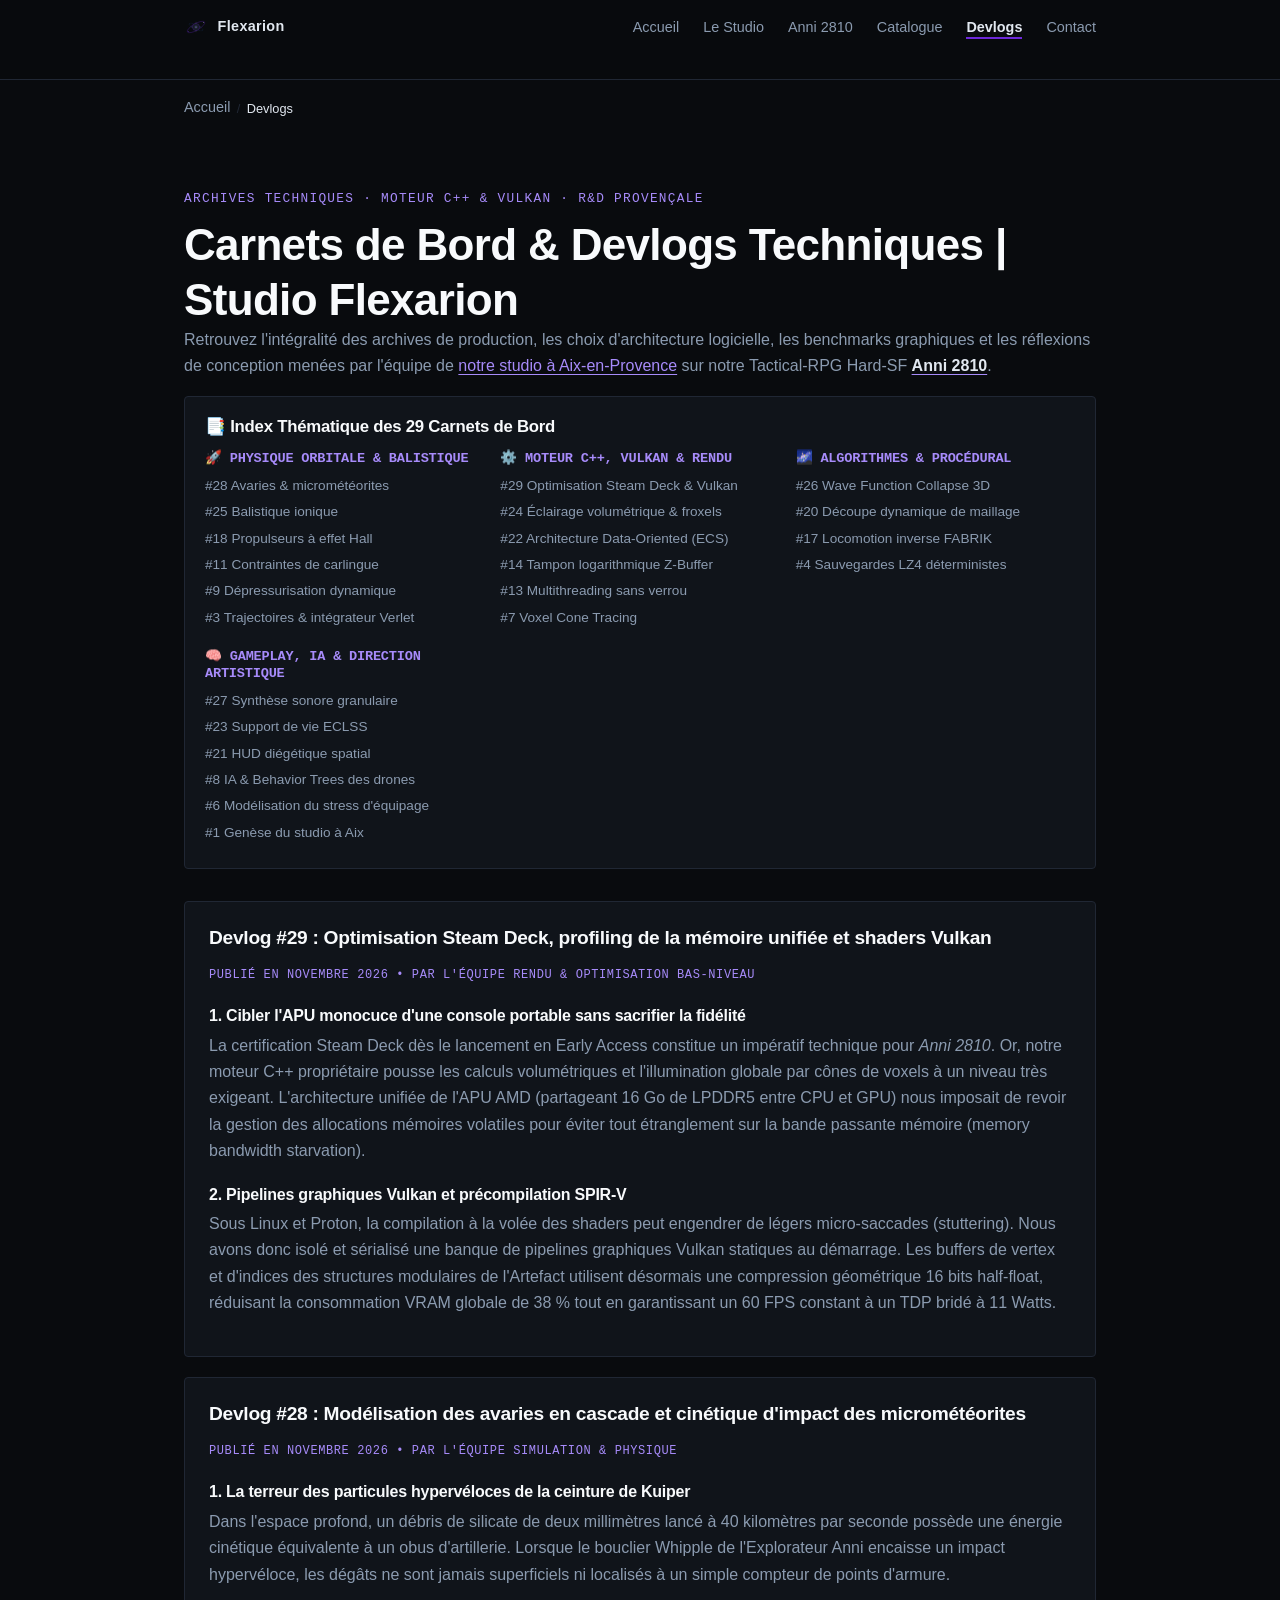
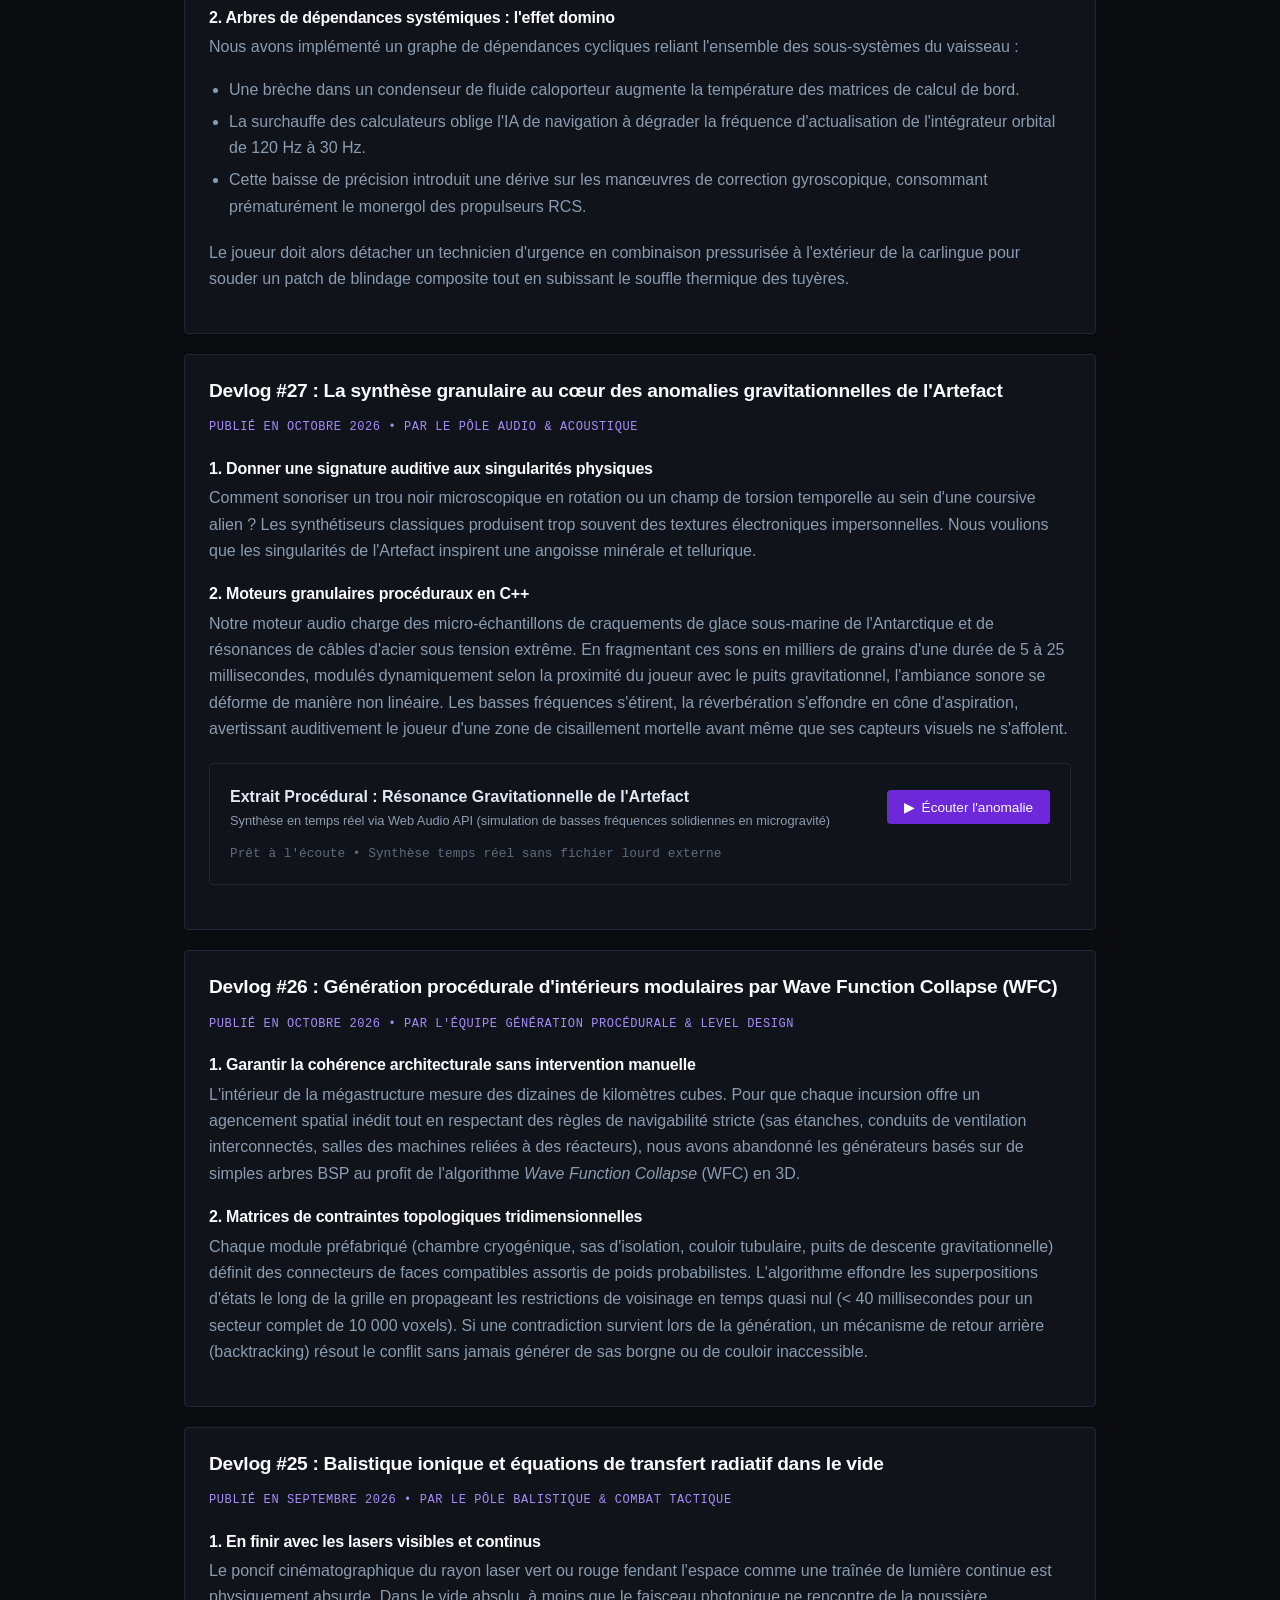
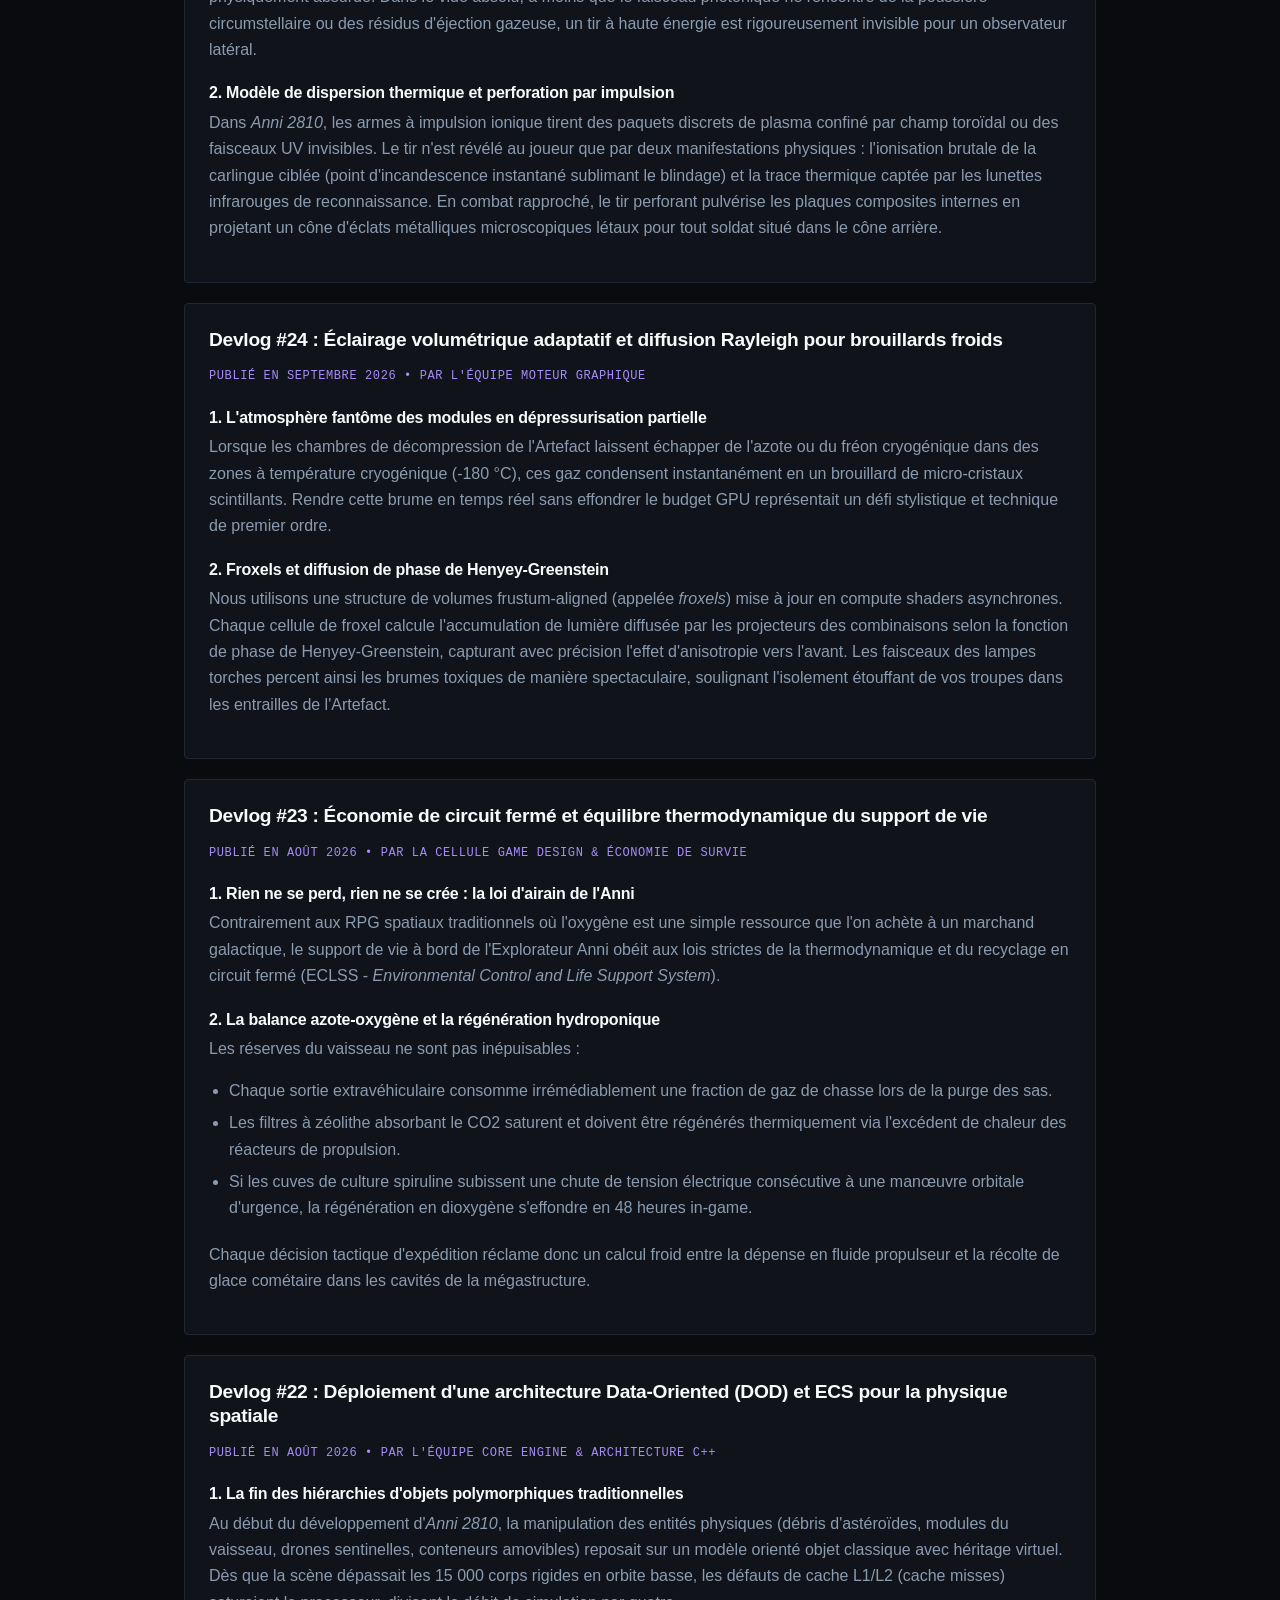
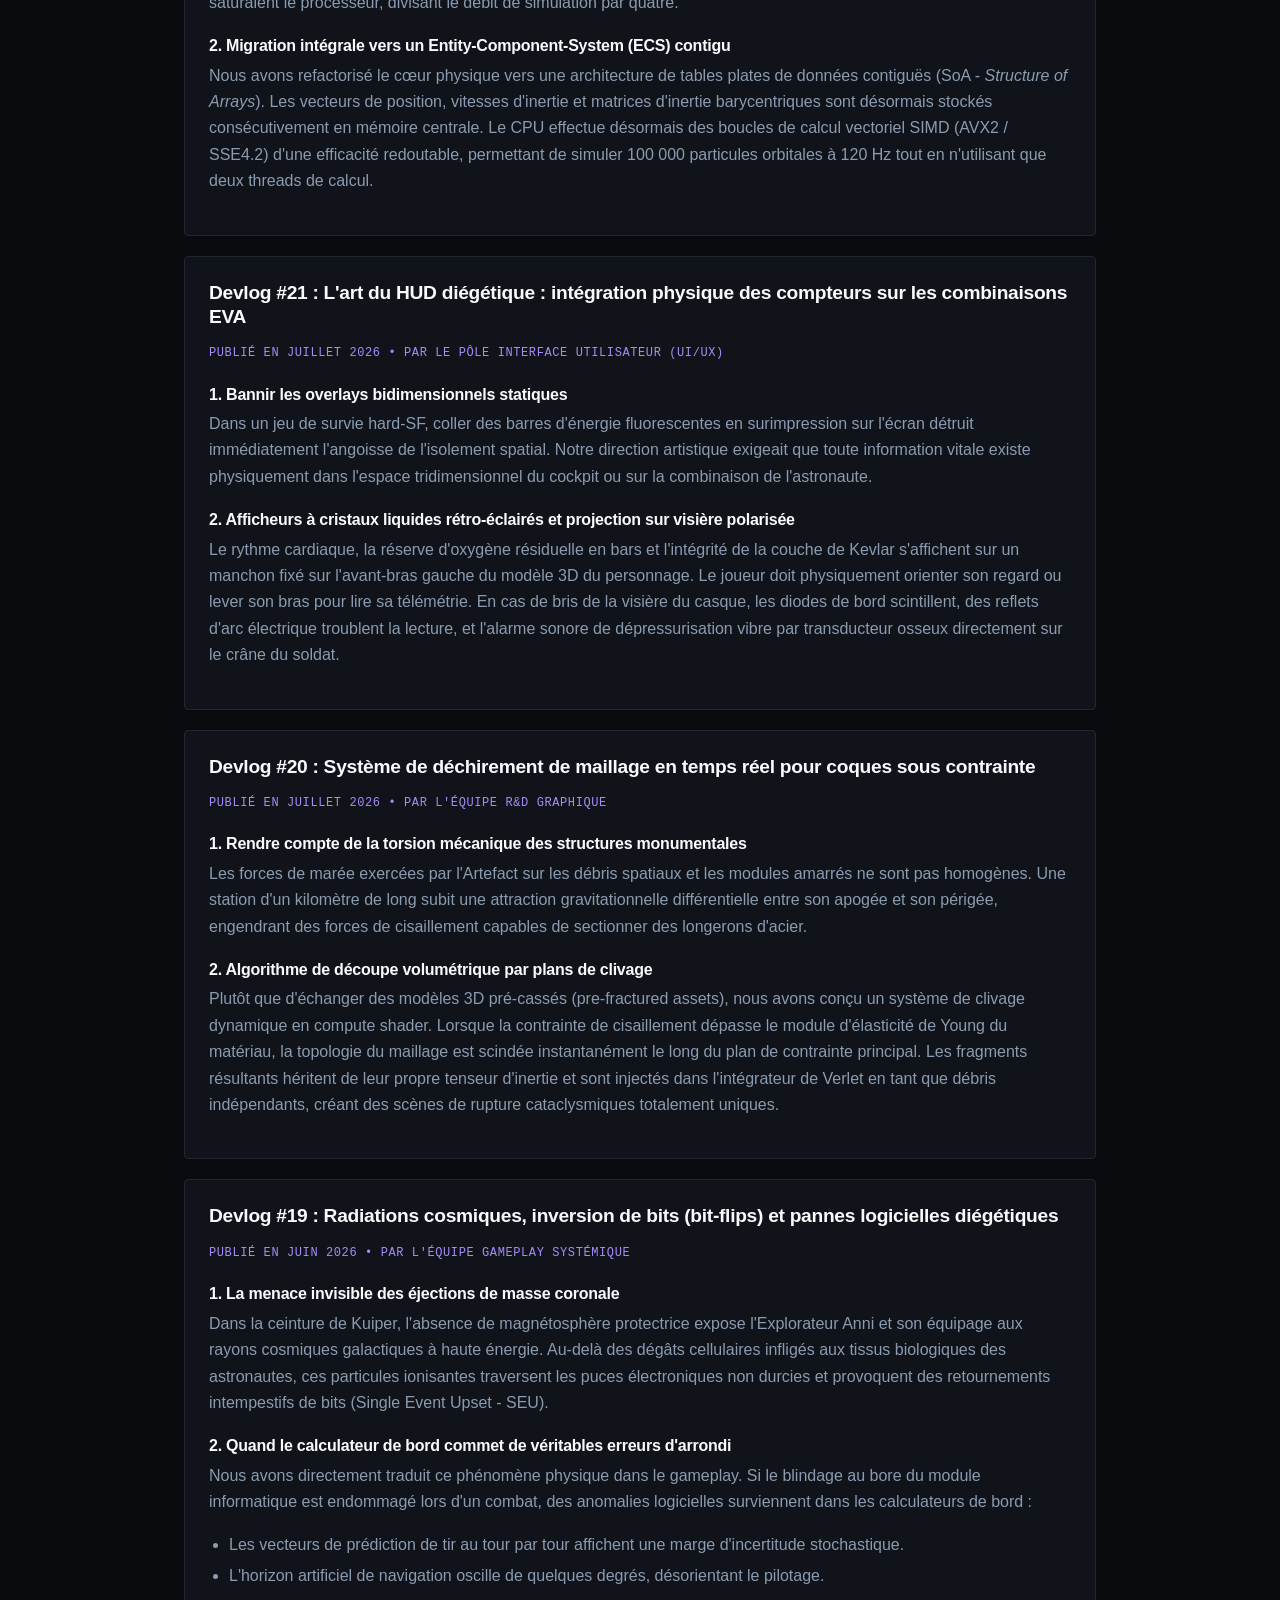
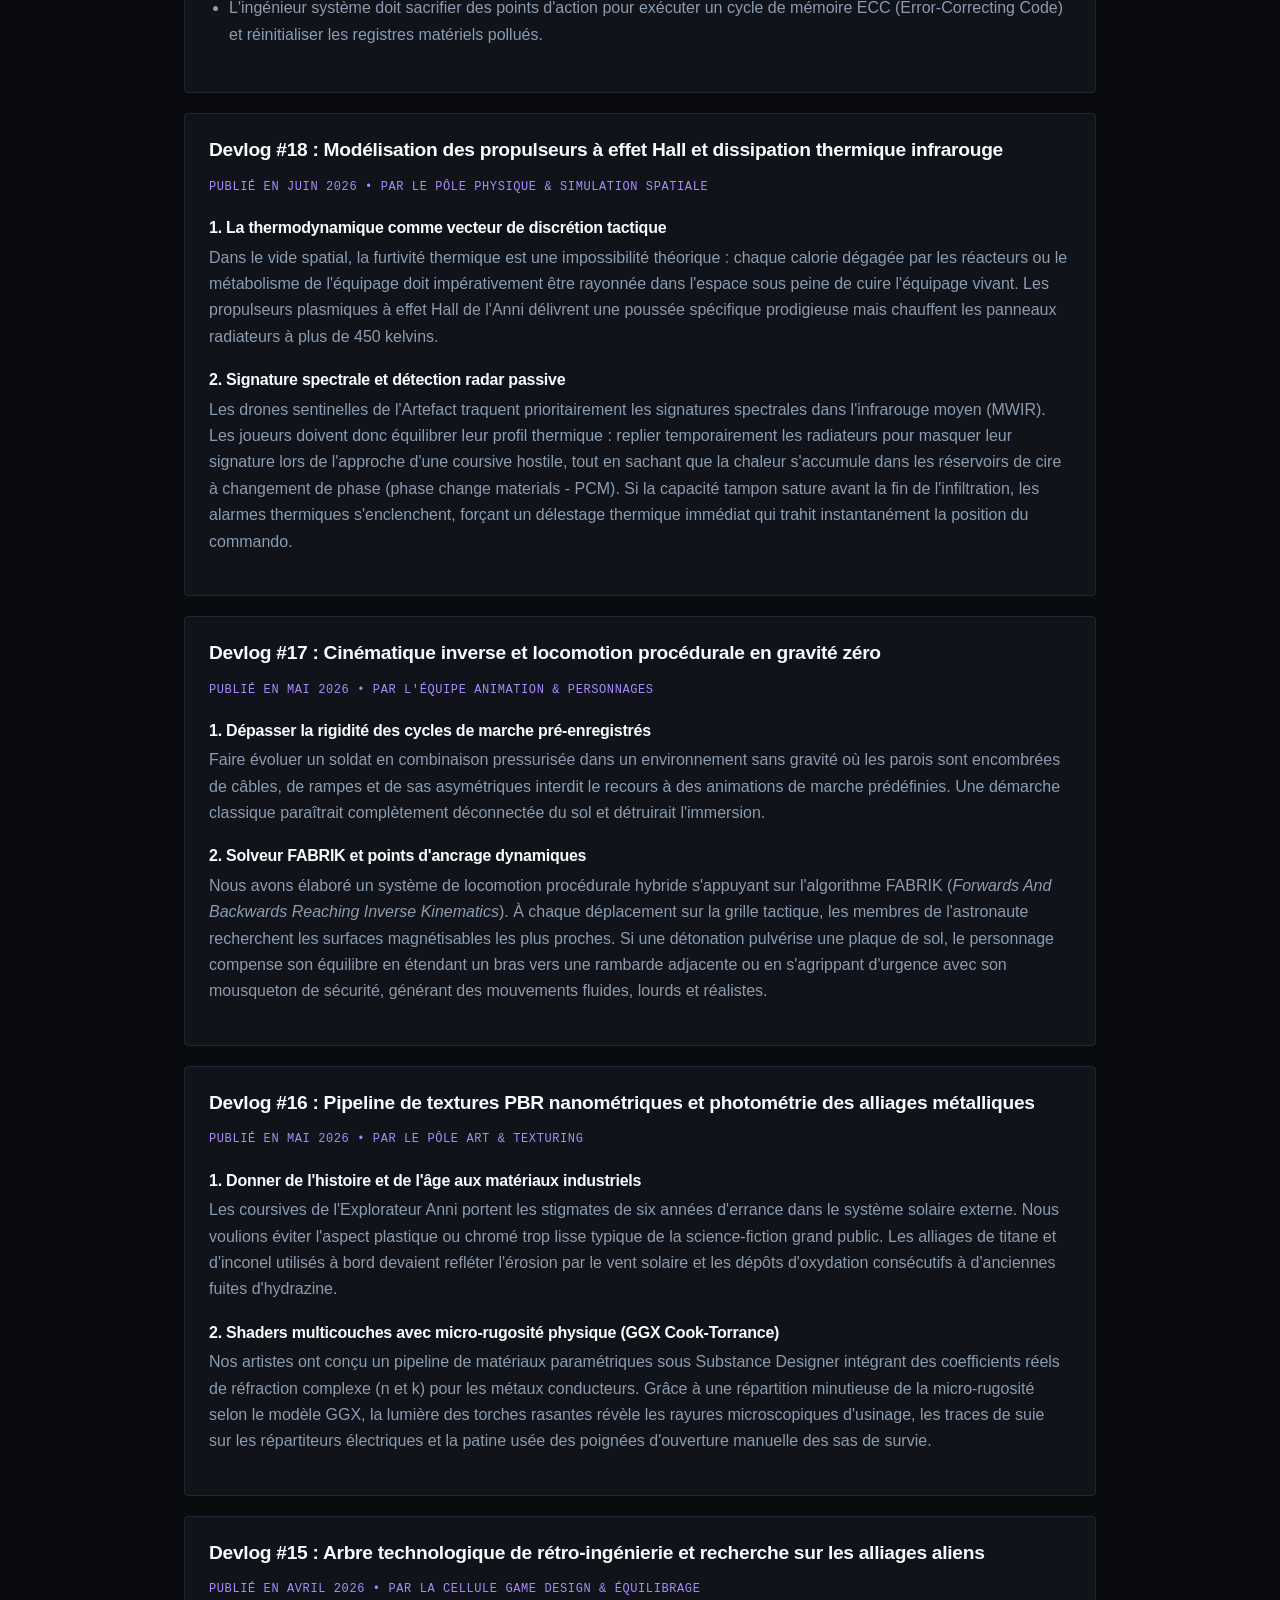
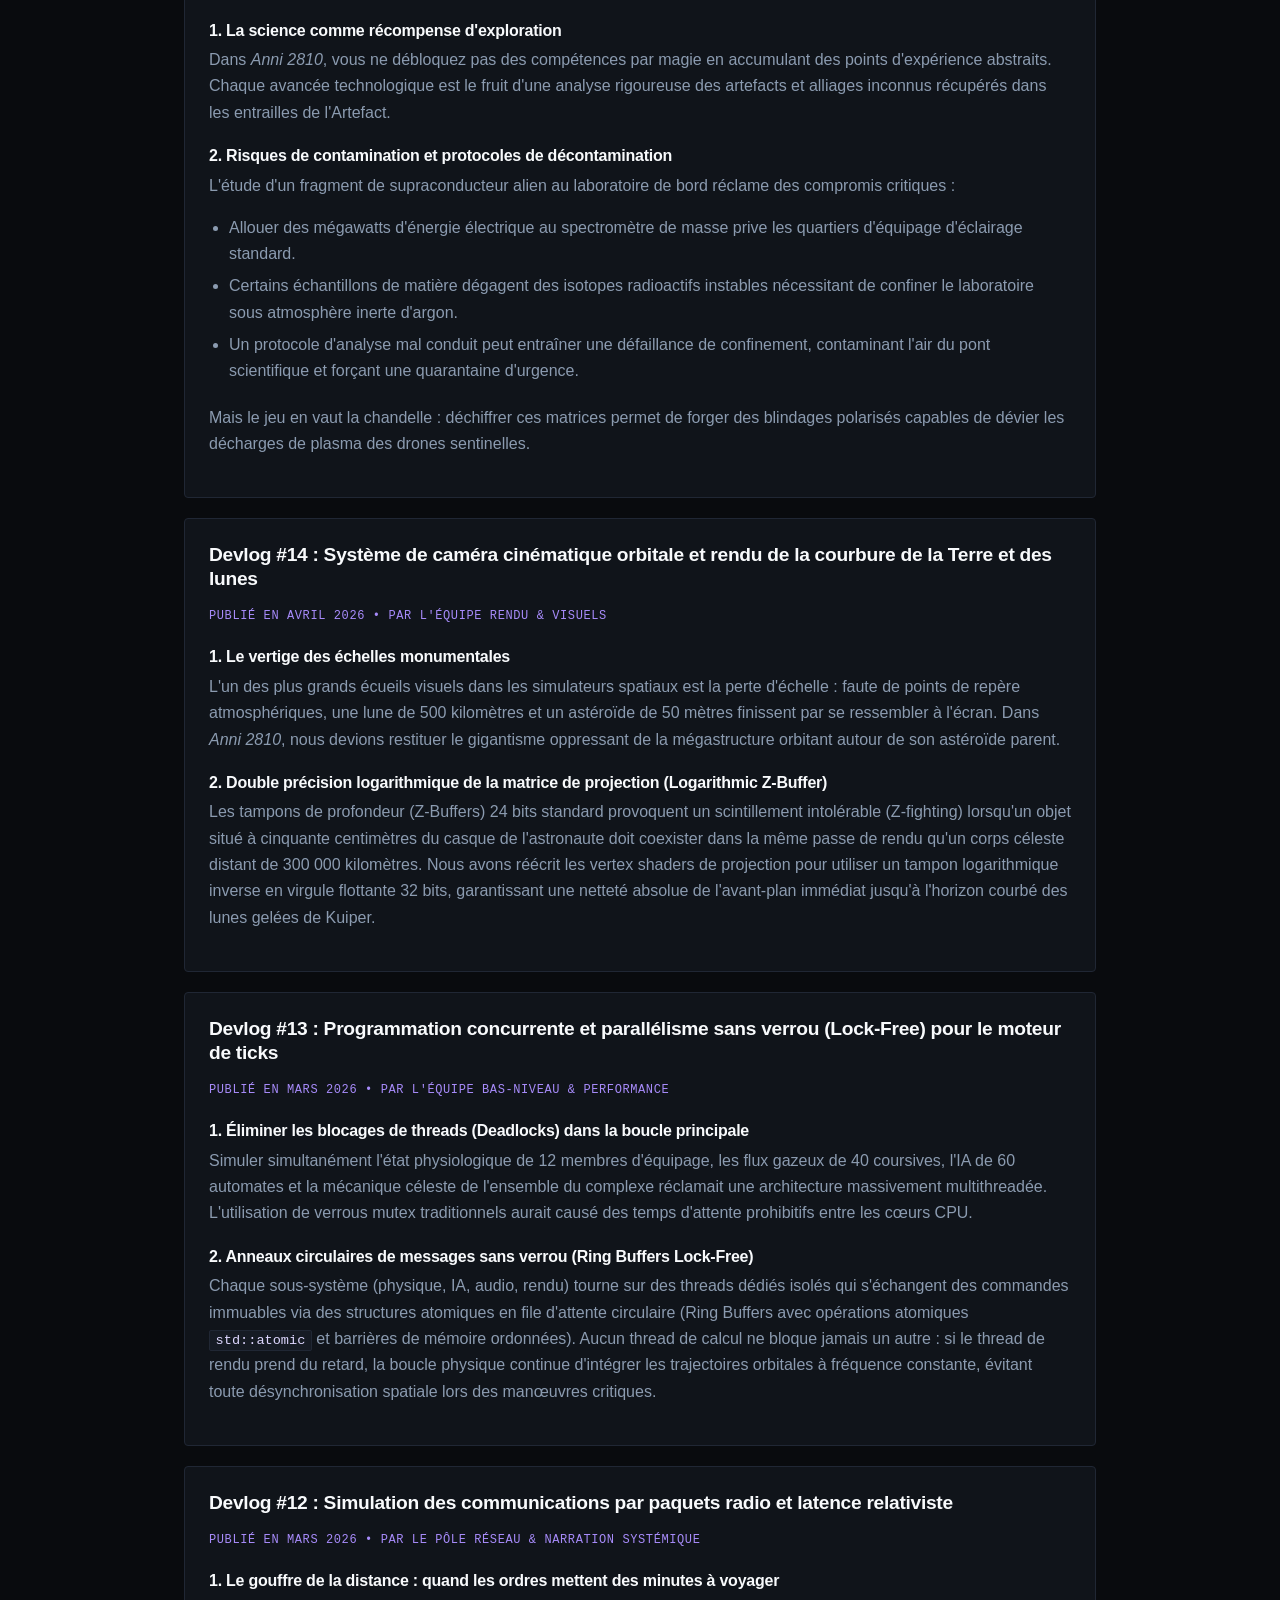
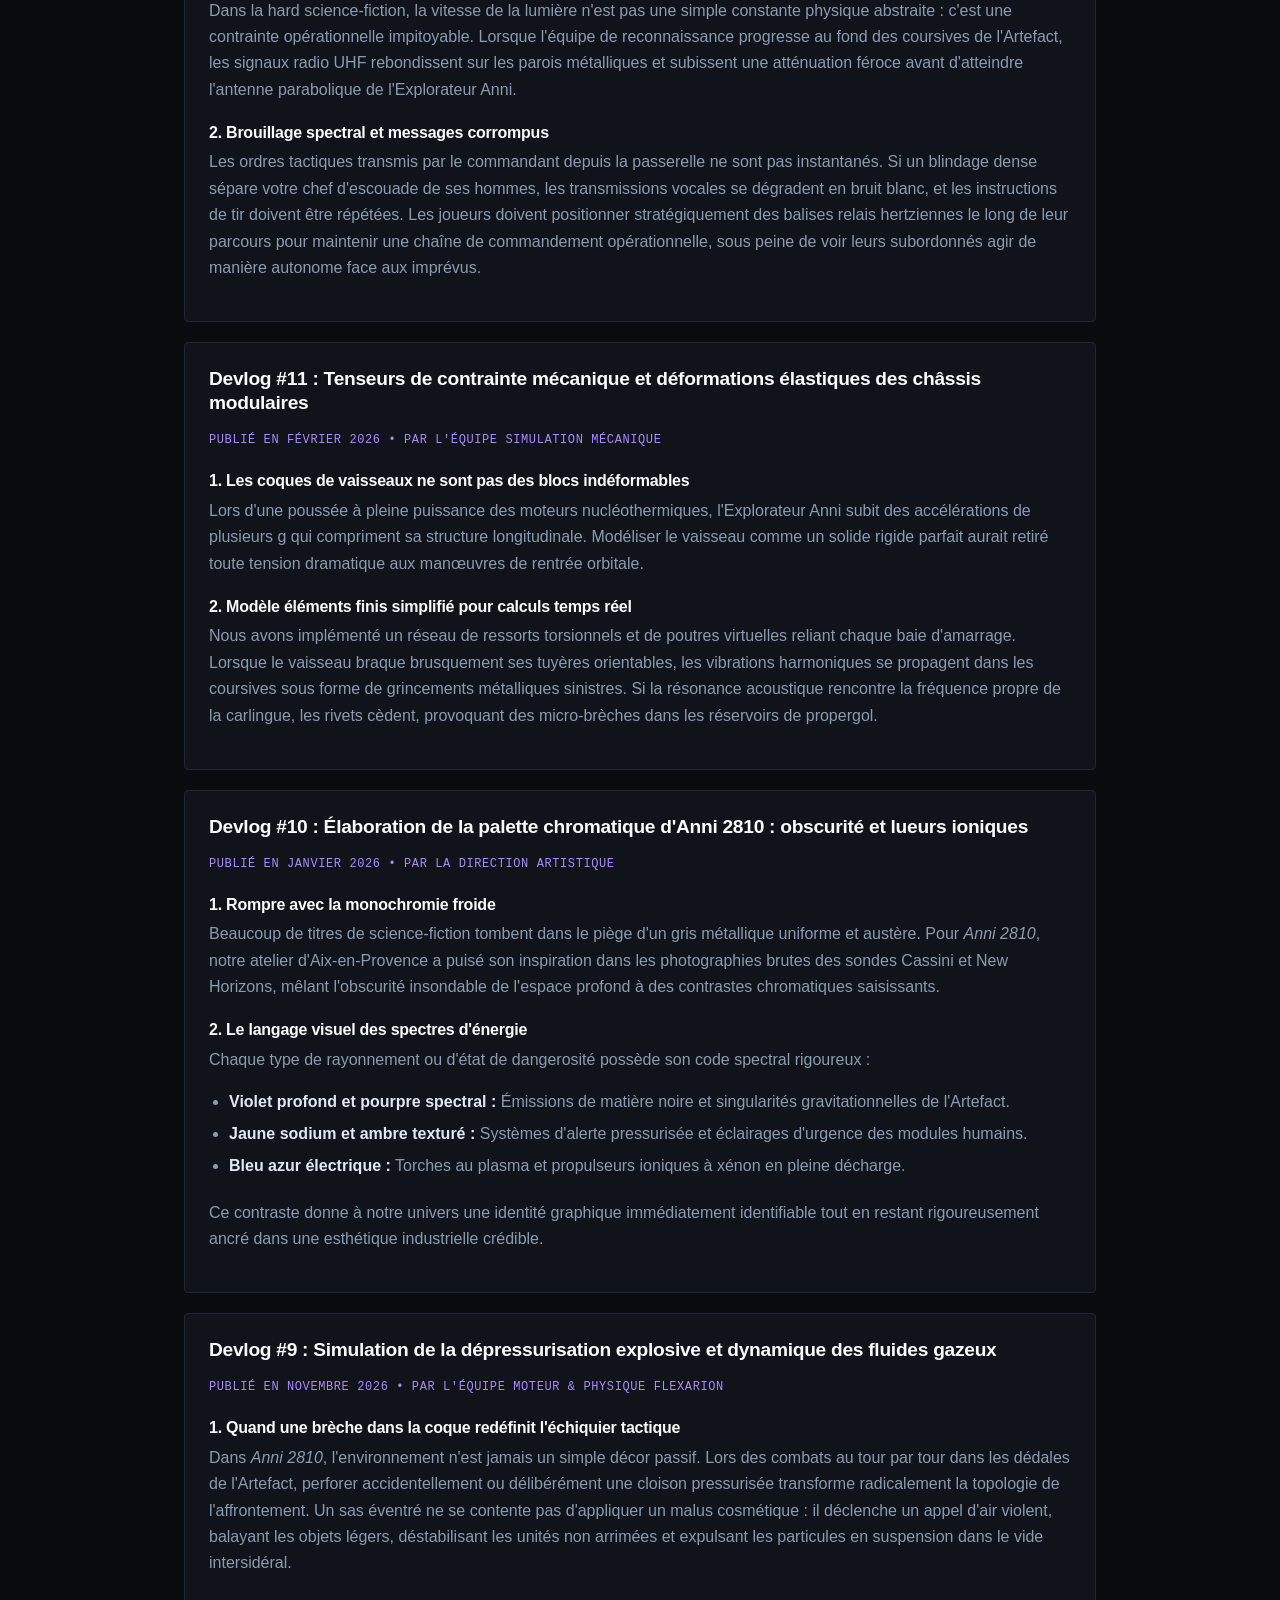
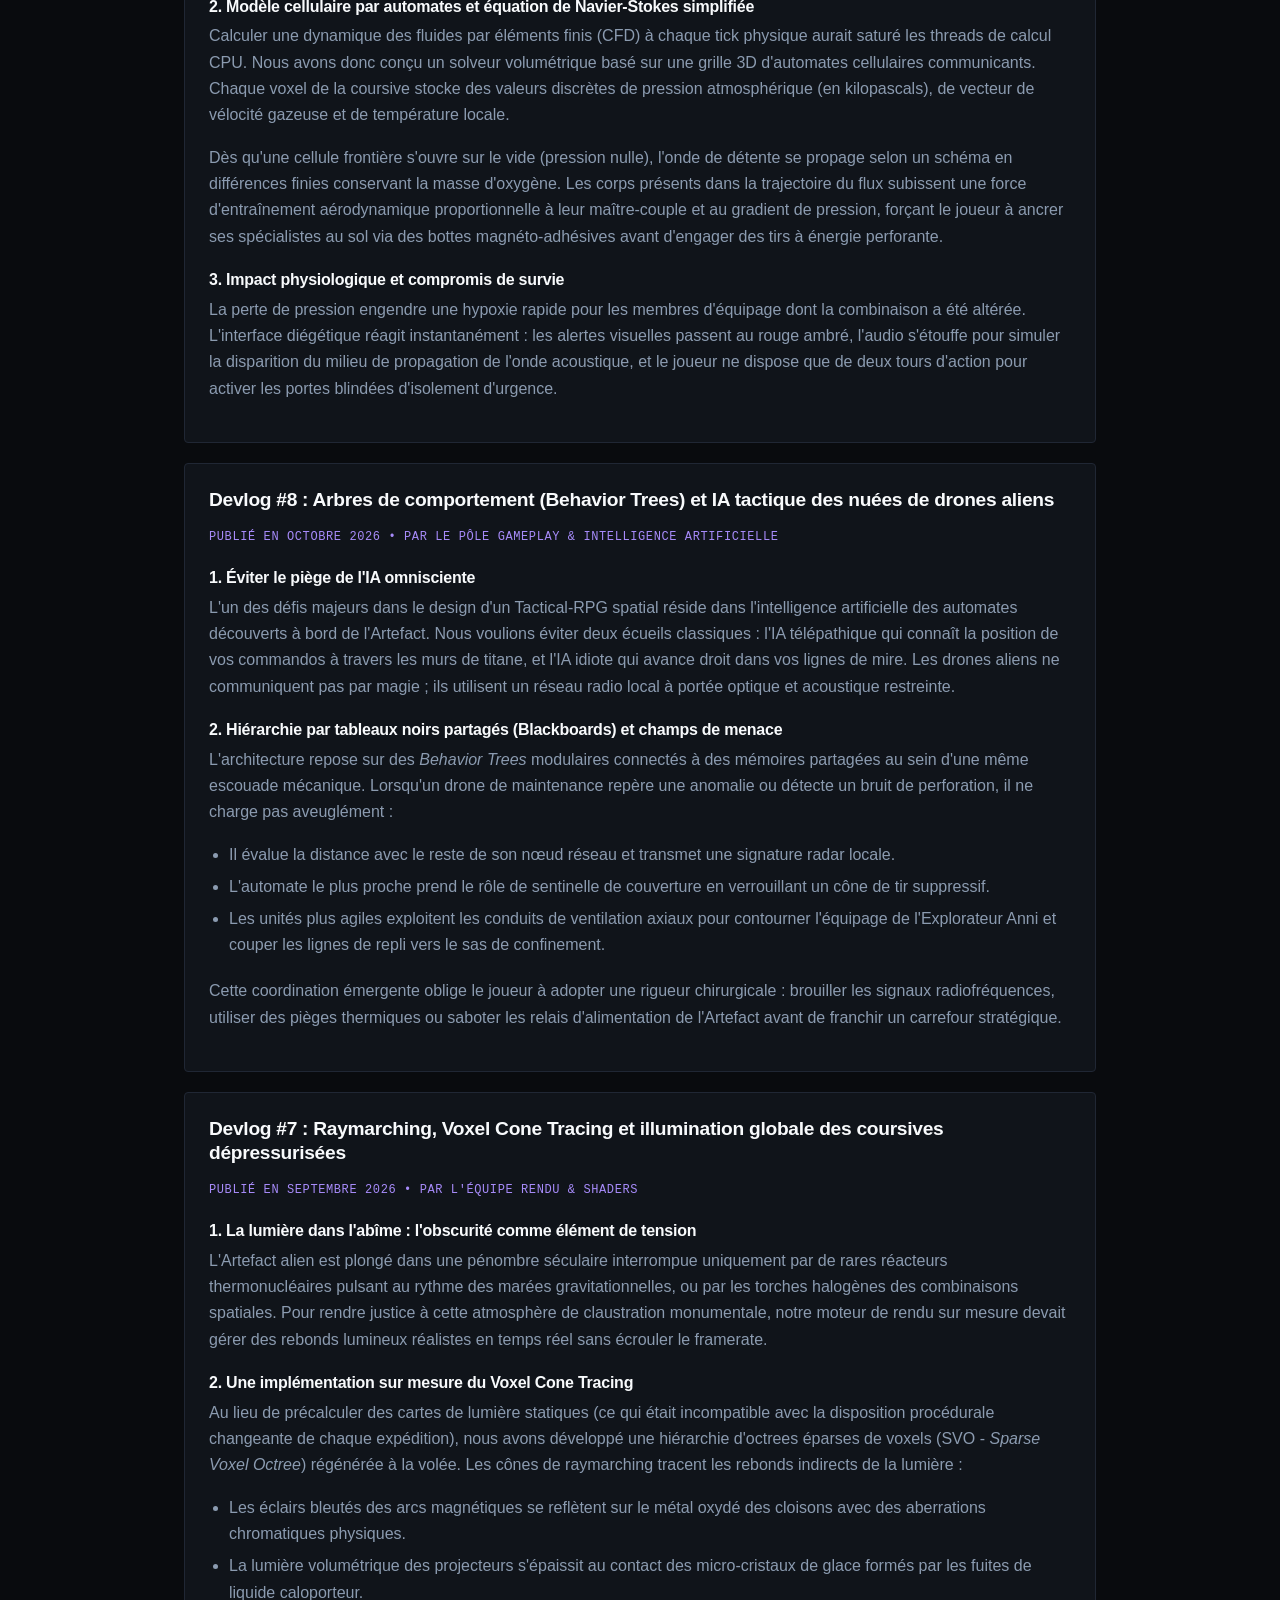
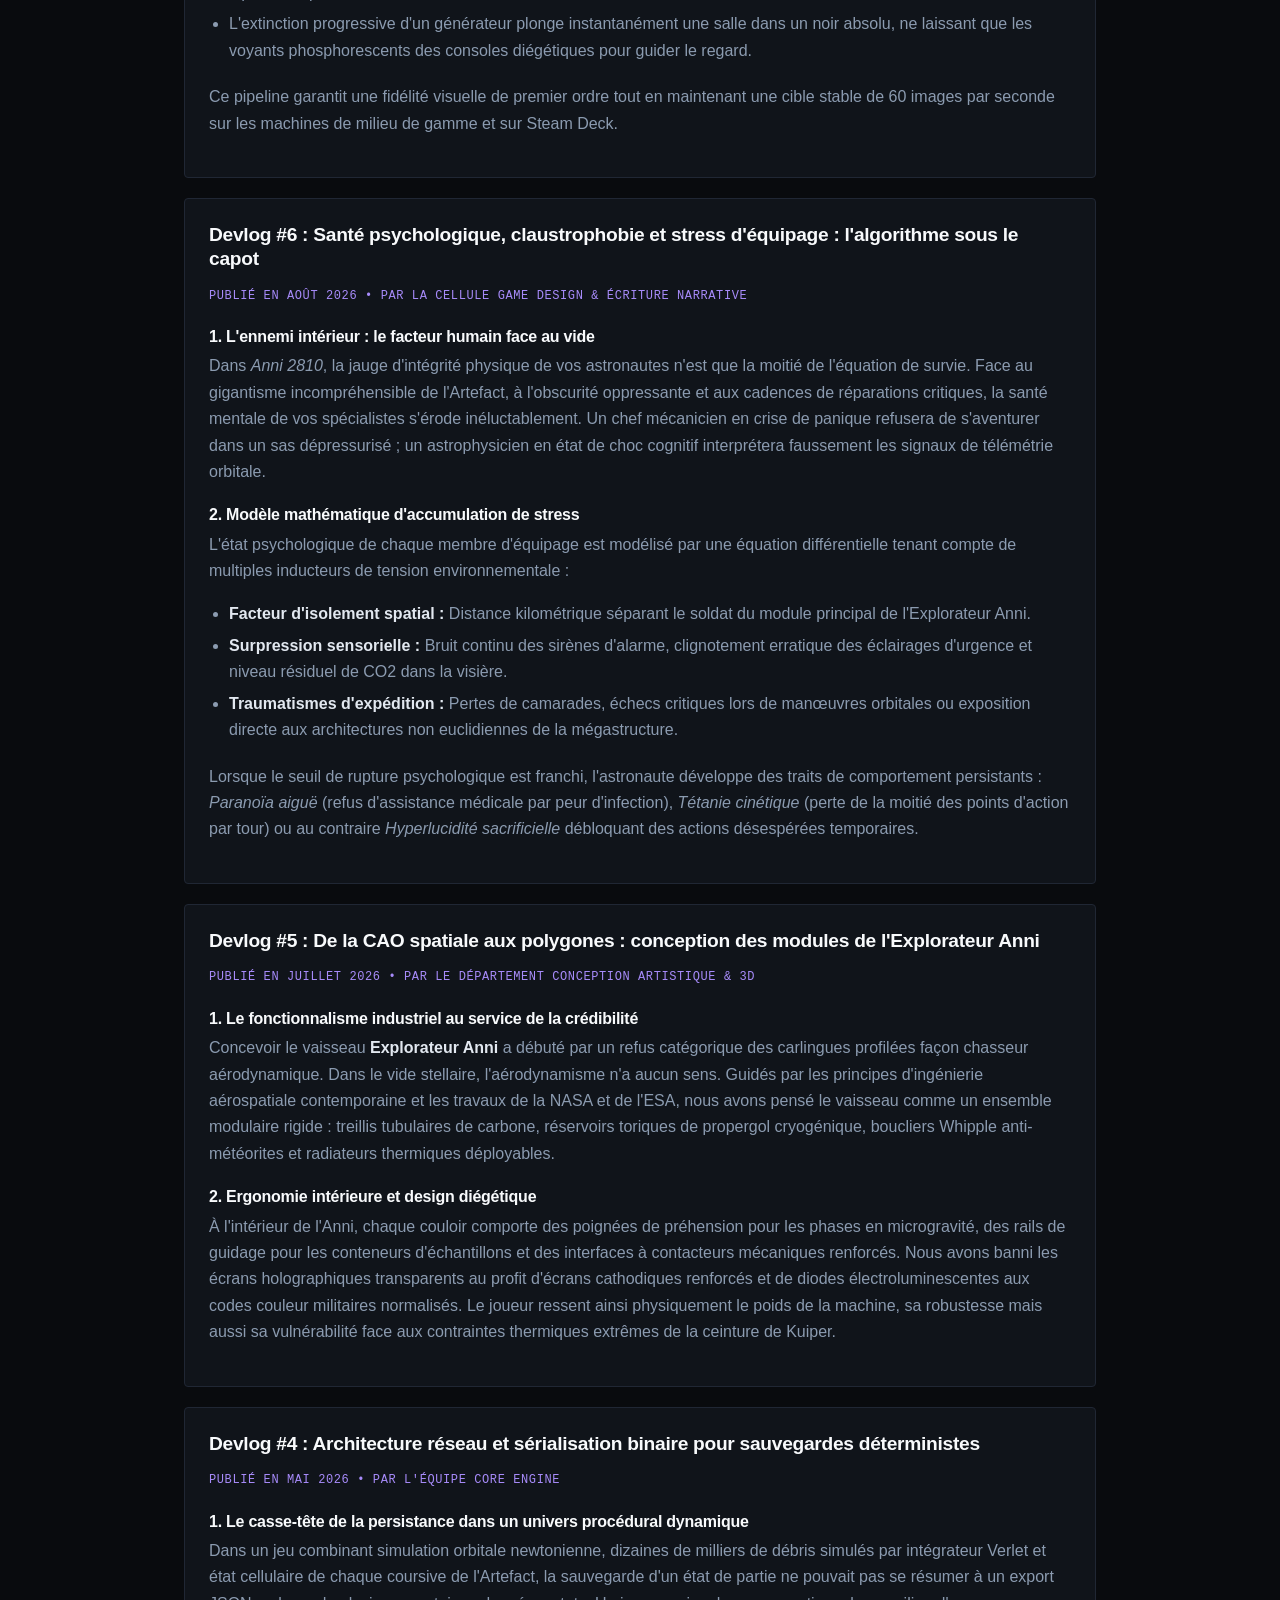
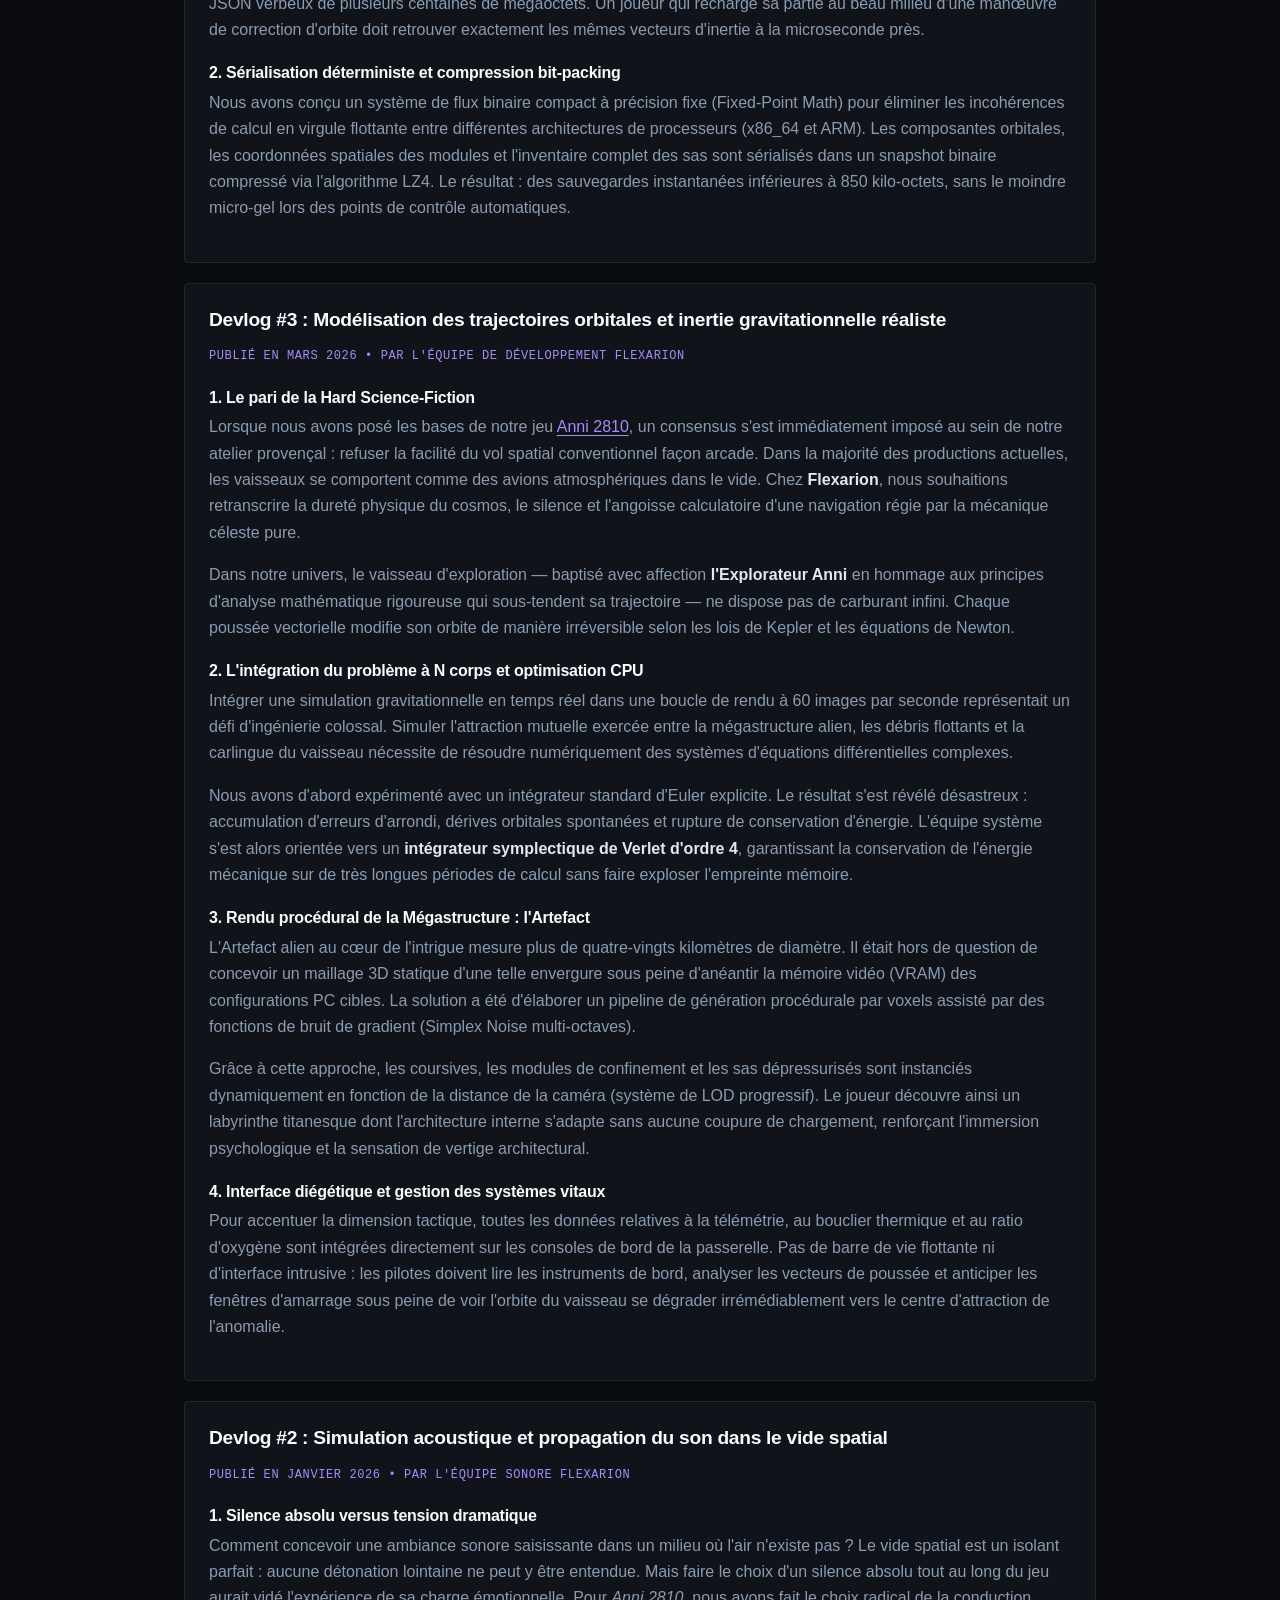
<file: devlogs.html>
<!DOCTYPE html>
<html lang="fr">
<head>
    <meta charset="UTF-8">
    <meta name="viewport" content="width=device-width, initial-scale=1.0">
    <script defer src="https://cloud.umami.is/script.js" data-website-id="3bf3efef-8e42-4990-b7cd-e7f1e8b1d31f"></script>
    <title>Devlogs Techniques | Studio Flexarion (Aix-en-Provence)</title>
    <link rel="icon" type="image/png" href="assets/images/favicon.png">
    <meta name="description" content="Suivez les 29 devlogs de Flexarion à Aix-en-Provence : moteur C++ Vulkan, physique orbitale newtonienne et coulisses techniques d'Anni 2810.">
    <meta name="theme-color" content="#6d28d9">
    <link rel="manifest" href="manifest.json">
    <meta property="og:title" content="Devlogs & Coulisses Techniques | Studio Flexarion">
    <meta property="og:description" content="Journal de bord complet du développement d'Anni 2810 par l'équipe Flexarion à Aix-en-Provence : physique de Verlet, shaders Vulkan et génération procédurale.">
    <meta property="og:type" content="website">
    <meta property="og:url" content="https://flexarion-studio.fr/devlogs.html">
    <meta property="og:image" content="https://flexarion-studio.fr/assets/images/screenshot.svg">
    <meta property="og:image:alt" content="Moteur de simulation spatiale d'Anni 2810 par Studio Flexarion">
    <meta property="og:locale" content="fr_FR">
    <meta property="og:site_name" content="Flexarion">
    <meta name="twitter:card" content="summary_large_image">
    <meta name="twitter:title" content="Devlogs Techniques | Studio Flexarion">
    <meta name="twitter:description" content="29 articles détaillés sur l'ingénierie logicielle, la physique spatiale et le rendu Vulkan d'Anni 2810 à Aix-en-Provence.">
    <meta name="twitter:image" content="https://flexarion-studio.fr/assets/images/screenshot.svg">
    <script type="application/ld+json">
    [
    {
        "@context": "https://schema.org",
        "@type": "Blog",
        "name": "Devlogs & Carnets de Bord — Studio Flexarion",
        "description": "Archives techniques de développement, architecture moteur C++, rendu Vulkan et game design du studio Flexarion à Aix-en-Provence.",
        "url": "https://flexarion-studio.fr/devlogs.html",
        "publisher": {
            "@type": "Organization",
            "name": "Flexarion",
            "url": "https://flexarion-studio.fr",
            "logo": "https://flexarion-studio.fr/assets/images/favicon.png"
        }
    },
    {
        "@context": "https://schema.org",
        "@type": "BreadcrumbList",
        "itemListElement": [
            {
                "@type": "ListItem",
                "position": 1,
                "name": "Accueil",
                "item": "https://flexarion-studio.fr/"
            },
            {
                "@type": "ListItem",
                "position": 2,
                "name": "Devlogs",
                "item": "https://flexarion-studio.fr/devlogs.html"
            }
        ]
    }
    ]
    </script>
    <link rel="preload" href="assets/stylesheets/style.css?v=4" as="style"><link rel="stylesheet" href="assets/stylesheets/style.css?v=4">
    <link rel="canonical" href="https://flexarion-studio.fr/devlogs.html">
    <link rel="alternate" hreflang="fr-fr" href="https://flexarion-studio.fr/devlogs.html">
</head>

<body>

    <header>
        <nav aria-label="Navigation principale">
            <p class="logo"><a href="index.html"><img src="assets/images/logo.svg" alt="Logo Studio Flexarion" class="logo-icon" width="26" height="26"><strong>Flexarion</strong></a></p>
            <button class="menu-toggle" aria-label="Ouvrir le menu de navigation" aria-expanded="false"><span></span><span></span><span></span></button>
            <ul>
                <li><a href="index.html">Accueil</a></li>
                <li><a href="studio.html">Le Studio</a></li>
                <li><a href="anni-2810.html">Anni 2810</a></li>
                <li><a href="jeux.html">Catalogue</a></li>
                <li><a href="devlogs.html" aria-current="page">Devlogs</a></li>
                <li><a href="contact.html">Contact</a></li>
            </ul>
        </nav>
    </header>

    <main>
        <!-- Fil d'Ariane pour le référencement naturel et le maillage en silo -->
        <nav class="breadcrumbs" aria-label="Fil d'Ariane">
            <ol>
                <li><a href="index.html">Accueil</a></li>
                <li aria-current="page">Devlogs</li>
            </ol>
        </nav>

        <section id="devlogs">
            <p class="tagline">Archives Techniques · Moteur C++ & Vulkan · R&D Provençale</p>
            <h1>Carnets de Bord & Devlogs Techniques | Studio Flexarion</h1>
            <p>Retrouvez l'intégralité des archives de production, les choix d'architecture logicielle, les benchmarks graphiques et les réflexions de conception menées par l'équipe de <a href="studio.html">notre studio à Aix-en-Provence</a> sur notre Tactical-RPG Hard-SF <a href="anni-2810.html"><strong>Anni 2810</strong></a>.</p>

            <!-- Sommaire thématique pour améliorer la navigation interne et le netlinking -->
            <div class="toc" aria-label="Sommaire thématique des devlogs">
                <h3>📑 Index Thématique des 29 Carnets de Bord</h3>
                <div class="toc-grid">
                    <div class="toc-category">
                        <h4>🚀 Physique Orbitale & Balistique</h4>
                        <ul>
                            <li><a href="#devlog-28">#28 Avaries & micrométéorites</a></li>
                            <li><a href="#devlog-25">#25 Balistique ionique</a></li>
                            <li><a href="#devlog-18">#18 Propulseurs à effet Hall</a></li>
                            <li><a href="#devlog-11">#11 Contraintes de carlingue</a></li>
                            <li><a href="#devlog-9">#9 Dépressurisation dynamique</a></li>
                            <li><a href="#devlog-3">#3 Trajectoires & intégrateur Verlet</a></li>
                        </ul>
                    </div>
                    <div class="toc-category">
                        <h4>⚙️ Moteur C++, Vulkan & Rendu</h4>
                        <ul>
                            <li><a href="#devlog-29">#29 Optimisation Steam Deck & Vulkan</a></li>
                            <li><a href="#devlog-24">#24 Éclairage volumétrique & froxels</a></li>
                            <li><a href="#devlog-22">#22 Architecture Data-Oriented (ECS)</a></li>
                            <li><a href="#devlog-14">#14 Tampon logarithmique Z-Buffer</a></li>
                            <li><a href="#devlog-13">#13 Multithreading sans verrou</a></li>
                            <li><a href="#devlog-7">#7 Voxel Cone Tracing</a></li>
                        </ul>
                    </div>
                    <div class="toc-category">
                        <h4>🌌 Algorithmes & Procédural</h4>
                        <ul>
                            <li><a href="#devlog-26">#26 Wave Function Collapse 3D</a></li>
                            <li><a href="#devlog-20">#20 Découpe dynamique de maillage</a></li>
                            <li><a href="#devlog-17">#17 Locomotion inverse FABRIK</a></li>
                            <li><a href="#devlog-4">#4 Sauvegardes LZ4 déterministes</a></li>
                        </ul>
                    </div>
                    <div class="toc-category">
                        <h4>🧠 Gameplay, IA & Direction Artistique</h4>
                        <ul>
                            <li><a href="#devlog-27">#27 Synthèse sonore granulaire</a></li>
                            <li><a href="#devlog-23">#23 Support de vie ECLSS</a></li>
                            <li><a href="#devlog-21">#21 HUD diégétique spatial</a></li>
                            <li><a href="#devlog-8">#8 IA & Behavior Trees des drones</a></li>
                            <li><a href="#devlog-6">#6 Modélisation du stress d'équipage</a></li>
                            <li><a href="#devlog-1">#1 Genèse du studio à Aix</a></li>
                        </ul>
                    </div>
                </div>
            </div>

            <!-- DEVLOG #29 -->
            <article class="card card-stack" id="devlog-29">
                <header>
                    <h3>Devlog #29 : Optimisation Steam Deck, profiling de la mémoire unifiée et shaders Vulkan</h3>
                    <p><small>Publié en novembre 2026 • Par l'équipe Rendu & Optimisation Bas-Niveau</small></p>
                </header>
                <h4>1. Cibler l'APU monocuce d'une console portable sans sacrifier la fidélité</h4>
                <p>La certification Steam Deck dès le lancement en Early Access constitue un impératif technique pour <em>Anni 2810</em>. Or, notre moteur C++ propriétaire pousse les calculs volumétriques et l'illumination globale par cônes de voxels à un niveau très exigeant. L'architecture unifiée de l'APU AMD (partageant 16 Go de LPDDR5 entre CPU et GPU) nous imposait de revoir la gestion des allocations mémoires volatiles pour éviter tout étranglement sur la bande passante mémoire (memory bandwidth starvation).</p>
                <h4>2. Pipelines graphiques Vulkan et précompilation SPIR-V</h4>
                <p>Sous Linux et Proton, la compilation à la volée des shaders peut engendrer de légers micro-saccades (stuttering). Nous avons donc isolé et sérialisé une banque de pipelines graphiques Vulkan statiques au démarrage. Les buffers de vertex et d'indices des structures modulaires de l'Artefact utilisent désormais une compression géométrique 16 bits half-float, réduisant la consommation VRAM globale de 38 % tout en garantissant un 60 FPS constant à un TDP bridé à 11 Watts.</p>
            </article>

            <!-- DEVLOG #28 -->
            <article class="card card-stack" id="devlog-28">
                <header>
                    <h3>Devlog #28 : Modélisation des avaries en cascade et cinétique d'impact des micrométéorites</h3>
                    <p><small>Publié en novembre 2026 • Par l'équipe Simulation & Physique</small></p>
                </header>
                <h4>1. La terreur des particules hypervéloces de la ceinture de Kuiper</h4>
                <p>Dans l'espace profond, un débris de silicate de deux millimètres lancé à 40 kilomètres par seconde possède une énergie cinétique équivalente à un obus d'artillerie. Lorsque le bouclier Whipple de l'Explorateur Anni encaisse un impact hypervéloce, les dégâts ne sont jamais superficiels ni localisés à un simple compteur de points d'armure.</p>
                <h4>2. Arbres de dépendances systémiques : l'effet domino</h4>
                <p>Nous avons implémenté un graphe de dépendances cycliques reliant l'ensemble des sous-systèmes du vaisseau :</p>
                <ul>
                    <li>Une brèche dans un condenseur de fluide caloporteur augmente la température des matrices de calcul de bord.</li>
                    <li>La surchauffe des calculateurs oblige l'IA de navigation à dégrader la fréquence d'actualisation de l'intégrateur orbital de 120 Hz à 30 Hz.</li>
                    <li>Cette baisse de précision introduit une dérive sur les manœuvres de correction gyroscopique, consommant prématurément le monergol des propulseurs RCS.</li>
                </ul>
                <p>Le joueur doit alors détacher un technicien d'urgence en combinaison pressurisée à l'extérieur de la carlingue pour souder un patch de blindage composite tout en subissant le souffle thermique des tuyères.</p>
            </article>

            <!-- DEVLOG #27 -->
            <article class="card card-stack" id="devlog-27">
                <header>
                    <h3>Devlog #27 : La synthèse granulaire au cœur des anomalies gravitationnelles de l'Artefact</h3>
                    <p><small>Publié en octobre 2026 • Par le pôle Audio & Acoustique</small></p>
                </header>
                <h4>1. Donner une signature auditive aux singularités physiques</h4>
                <p>Comment sonoriser un trou noir microscopique en rotation ou un champ de torsion temporelle au sein d'une coursive alien ? Les synthétiseurs classiques produisent trop souvent des textures électroniques impersonnelles. Nous voulions que les singularités de l'Artefact inspirent une angoisse minérale et tellurique.</p>
                <h4>2. Moteurs granulaires procéduraux en C++</h4>
                <p>Notre moteur audio charge des micro-échantillons de craquements de glace sous-marine de l'Antarctique et de résonances de câbles d'acier sous tension extrême. En fragmentant ces sons en milliers de grains d'une durée de 5 à 25 millisecondes, modulés dynamiquement selon la proximité du joueur avec le puits gravitationnel, l'ambiance sonore se déforme de manière non linéaire. Les basses fréquences s'étirent, la réverbération s'effondre en cône d'aspiration, avertissant auditivement le joueur d'une zone de cisaillement mortelle avant même que ses capteurs visuels ne s'affolent.</p>

                <!-- Démo audio procédurale in-browser -->
                <div class="audio-widget" aria-label="Écoute de la synthèse sonore de l'Artefact">
                    <div class="audio-header">
                        <div>
                            <strong>Extrait Procédural : Résonance Gravitationnelle de l'Artefact</strong>
                            <p style="margin:0;font-size:0.8rem;color:var(--text-muted);">Synthèse en temps réel via Web Audio API (simulation de basses fréquences solidiennes en microgravité)</p>
                        </div>
                        <button type="button" class="audio-btn" id="playAudioBtn">
                            <span id="audioIcon">▶</span> <span id="audioBtnText">Écouter l'anomalie</span>
                        </button>
                    </div>
                    <span class="audio-status" id="audioStatus">Prêt à l'écoute &bull; Synthèse temps réel sans fichier lourd externe</span>
                </div>
            </article>

            <!-- DEVLOG #26 -->
            <article class="card card-stack" id="devlog-26">
                <header>
                    <h3>Devlog #26 : Génération procédurale d'intérieurs modulaires par Wave Function Collapse (WFC)</h3>
                    <p><small>Publié en octobre 2026 • Par l'équipe Génération Procédurale & Level Design</small></p>
                </header>
                <h4>1. Garantir la cohérence architecturale sans intervention manuelle</h4>
                <p>L'intérieur de la mégastructure mesure des dizaines de kilomètres cubes. Pour que chaque incursion offre un agencement spatial inédit tout en respectant des règles de navigabilité stricte (sas étanches, conduits de ventilation interconnectés, salles des machines reliées à des réacteurs), nous avons abandonné les générateurs basés sur de simples arbres BSP au profit de l'algorithme <em>Wave Function Collapse</em> (WFC) en 3D.</p>
                <h4>2. Matrices de contraintes topologiques tridimensionnelles</h4>
                <p>Chaque module préfabriqué (chambre cryogénique, sas d'isolation, couloir tubulaire, puits de descente gravitationnelle) définit des connecteurs de faces compatibles assortis de poids probabilistes. L'algorithme effondre les superpositions d'états le long de la grille en propageant les restrictions de voisinage en temps quasi nul (&lt; 40 millisecondes pour un secteur complet de 10 000 voxels). Si une contradiction survient lors de la génération, un mécanisme de retour arrière (backtracking) résout le conflit sans jamais générer de sas borgne ou de couloir inaccessible.</p>
            </article>

            <!-- DEVLOG #25 -->
            <article class="card card-stack" id="devlog-25">
                <header>
                    <h3>Devlog #25 : Balistique ionique et équations de transfert radiatif dans le vide</h3>
                    <p><small>Publié en septembre 2026 • Par le pôle Balistique & Combat Tactique</small></p>
                </header>
                <h4>1. En finir avec les lasers visibles et continus</h4>
                <p>Le poncif cinématographique du rayon laser vert ou rouge fendant l'espace comme une traînée de lumière continue est physiquement absurde. Dans le vide absolu, à moins que le faisceau photonique ne rencontre de la poussière circumstellaire ou des résidus d'éjection gazeuse, un tir à haute énergie est rigoureusement invisible pour un observateur latéral.</p>
                <h4>2. Modèle de dispersion thermique et perforation par impulsion</h4>
                <p>Dans <em>Anni 2810</em>, les armes à impulsion ionique tirent des paquets discrets de plasma confiné par champ toroïdal ou des faisceaux UV invisibles. Le tir n'est révélé au joueur que par deux manifestations physiques : l'ionisation brutale de la carlingue ciblée (point d'incandescence instantané sublimant le blindage) et la trace thermique captée par les lunettes infrarouges de reconnaissance. En combat rapproché, le tir perforant pulvérise les plaques composites internes en projetant un cône d'éclats métalliques microscopiques létaux pour tout soldat situé dans le cône arrière.</p>
            </article>

            <!-- DEVLOG #24 -->
            <article class="card card-stack" id="devlog-24">
                <header>
                    <h3>Devlog #24 : Éclairage volumétrique adaptatif et diffusion Rayleigh pour brouillards froids</h3>
                    <p><small>Publié en septembre 2026 • Par l'équipe Moteur Graphique</small></p>
                </header>
                <h4>1. L'atmosphère fantôme des modules en dépressurisation partielle</h4>
                <p>Lorsque les chambres de décompression de l'Artefact laissent échapper de l'azote ou du fréon cryogénique dans des zones à température cryogénique (-180 °C), ces gaz condensent instantanément en un brouillard de micro-cristaux scintillants. Rendre cette brume en temps réel sans effondrer le budget GPU représentait un défi stylistique et technique de premier ordre.</p>
                <h4>2. Froxels et diffusion de phase de Henyey-Greenstein</h4>
                <p>Nous utilisons une structure de volumes frustum-aligned (appelée <em>froxels</em>) mise à jour en compute shaders asynchrones. Chaque cellule de froxel calcule l'accumulation de lumière diffusée par les projecteurs des combinaisons selon la fonction de phase de Henyey-Greenstein, capturant avec précision l'effet d'anisotropie vers l'avant. Les faisceaux des lampes torches percent ainsi les brumes toxiques de manière spectaculaire, soulignant l'isolement étouffant de vos troupes dans les entrailles de l'Artefact.</p>
            </article>

            <!-- DEVLOG #23 -->
            <article class="card card-stack" id="devlog-23">
                <header>
                    <h3>Devlog #23 : Économie de circuit fermé et équilibre thermodynamique du support de vie</h3>
                    <p><small>Publié en août 2026 • Par la cellule Game Design & Économie de Survie</small></p>
                </header>
                <h4>1. Rien ne se perd, rien ne se crée : la loi d'airain de l'Anni</h4>
                <p>Contrairement aux RPG spatiaux traditionnels où l'oxygène est une simple ressource que l'on achète à un marchand galactique, le support de vie à bord de l'Explorateur Anni obéit aux lois strictes de la thermodynamique et du recyclage en circuit fermé (ECLSS - <em>Environmental Control and Life Support System</em>).</p>
                <h4>2. La balance azote-oxygène et la régénération hydroponique</h4>
                <p>Les réserves du vaisseau ne sont pas inépuisables :</p>
                <ul>
                    <li>Chaque sortie extravéhiculaire consomme irrémédiablement une fraction de gaz de chasse lors de la purge des sas.</li>
                    <li>Les filtres à zéolithe absorbant le CO2 saturent et doivent être régénérés thermiquement via l'excédent de chaleur des réacteurs de propulsion.</li>
                    <li>Si les cuves de culture spiruline subissent une chute de tension électrique consécutive à une manœuvre orbitale d'urgence, la régénération en dioxygène s'effondre en 48 heures in-game.</li>
                </ul>
                <p>Chaque décision tactique d'expédition réclame donc un calcul froid entre la dépense en fluide propulseur et la récolte de glace cométaire dans les cavités de la mégastructure.</p>
            </article>

            <!-- DEVLOG #22 -->
            <article class="card card-stack" id="devlog-22">
                <header>
                    <h3>Devlog #22 : Déploiement d'une architecture Data-Oriented (DOD) et ECS pour la physique spatiale</h3>
                    <p><small>Publié en août 2026 • Par l'équipe Core Engine & Architecture C++</small></p>
                </header>
                <h4>1. La fin des hiérarchies d'objets polymorphiques traditionnelles</h4>
                <p>Au début du développement d'<em>Anni 2810</em>, la manipulation des entités physiques (débris d'astéroïdes, modules du vaisseau, drones sentinelles, conteneurs amovibles) reposait sur un modèle orienté objet classique avec héritage virtuel. Dès que la scène dépassait les 15 000 corps rigides en orbite basse, les défauts de cache L1/L2 (cache misses) saturaient le processeur, divisant le débit de simulation par quatre.</p>
                <h4>2. Migration intégrale vers un Entity-Component-System (ECS) contigu</h4>
                <p>Nous avons refactorisé le cœur physique vers une architecture de tables plates de données contiguës (SoA - <em>Structure of Arrays</em>). Les vecteurs de position, vitesses d'inertie et matrices d'inertie barycentriques sont désormais stockés consécutivement en mémoire centrale. Le CPU effectue désormais des boucles de calcul vectoriel SIMD (AVX2 / SSE4.2) d'une efficacité redoutable, permettant de simuler 100 000 particules orbitales à 120 Hz tout en n'utilisant que deux threads de calcul.</p>
            </article>

            <!-- DEVLOG #21 -->
            <article class="card card-stack" id="devlog-21">
                <header>
                    <h3>Devlog #21 : L'art du HUD diégétique : intégration physique des compteurs sur les combinaisons EVA</h3>
                    <p><small>Publié en juillet 2026 • Par le pôle Interface Utilisateur (UI/UX)</small></p>
                </header>
                <h4>1. Bannir les overlays bidimensionnels statiques</h4>
                <p>Dans un jeu de survie hard-SF, coller des barres d'énergie fluorescentes en surimpression sur l'écran détruit immédiatement l'angoisse de l'isolement spatial. Notre direction artistique exigeait que toute information vitale existe physiquement dans l'espace tridimensionnel du cockpit ou sur la combinaison de l'astronaute.</p>
                <h4>2. Afficheurs à cristaux liquides rétro-éclairés et projection sur visière polarisée</h4>
                <p>Le rythme cardiaque, la réserve d'oxygène résiduelle en bars et l'intégrité de la couche de Kevlar s'affichent sur un manchon fixé sur l'avant-bras gauche du modèle 3D du personnage. Le joueur doit physiquement orienter son regard ou lever son bras pour lire sa télémétrie. En cas de bris de la visière du casque, les diodes de bord scintillent, des reflets d'arc électrique troublent la lecture, et l'alarme sonore de dépressurisation vibre par transducteur osseux directement sur le crâne du soldat.</p>
            </article>

            <!-- DEVLOG #20 -->
            <article class="card card-stack" id="devlog-20">
                <header>
                    <h3>Devlog #20 : Système de déchirement de maillage en temps réel pour coques sous contrainte</h3>
                    <p><small>Publié en juillet 2026 • Par l'équipe R&D Graphique</small></p>
                </header>
                <h4>1. Rendre compte de la torsion mécanique des structures monumentales</h4>
                <p>Les forces de marée exercées par l'Artefact sur les débris spatiaux et les modules amarrés ne sont pas homogènes. Une station d'un kilomètre de long subit une attraction gravitationnelle différentielle entre son apogée et son périgée, engendrant des forces de cisaillement capables de sectionner des longerons d'acier.</p>
                <h4>2. Algorithme de découpe volumétrique par plans de clivage</h4>
                <p>Plutôt que d'échanger des modèles 3D pré-cassés (pre-fractured assets), nous avons conçu un système de clivage dynamique en compute shader. Lorsque la contrainte de cisaillement dépasse le module d'élasticité de Young du matériau, la topologie du maillage est scindée instantanément le long du plan de contrainte principal. Les fragments résultants héritent de leur propre tenseur d'inertie et sont injectés dans l'intégrateur de Verlet en tant que débris indépendants, créant des scènes de rupture cataclysmiques totalement uniques.</p>
            </article>

            <!-- DEVLOG #19 -->
            <article class="card card-stack" id="devlog-19">
                <header>
                    <h3>Devlog #19 : Radiations cosmiques, inversion de bits (bit-flips) et pannes logicielles diégétiques</h3>
                    <p><small>Publié en juin 2026 • Par l'équipe Gameplay Systémique</small></p>
                </header>
                <h4>1. La menace invisible des éjections de masse coronale</h4>
                <p>Dans la ceinture de Kuiper, l'absence de magnétosphère protectrice expose l'Explorateur Anni et son équipage aux rayons cosmiques galactiques à haute énergie. Au-delà des dégâts cellulaires infligés aux tissus biologiques des astronautes, ces particules ionisantes traversent les puces électroniques non durcies et provoquent des retournements intempestifs de bits (Single Event Upset - SEU).</p>
                <h4>2. Quand le calculateur de bord commet de véritables erreurs d'arrondi</h4>
                <p>Nous avons directement traduit ce phénomène physique dans le gameplay. Si le blindage au bore du module informatique est endommagé lors d'un combat, des anomalies logicielles surviennent dans les calculateurs de bord :</p>
                <ul>
                    <li>Les vecteurs de prédiction de tir au tour par tour affichent une marge d'incertitude stochastique.</li>
                    <li>L'horizon artificiel de navigation oscille de quelques degrés, désorientant le pilotage.</li>
                    <li>L'ingénieur système doit sacrifier des points d'action pour exécuter un cycle de mémoire ECC (Error-Correcting Code) et réinitialiser les registres matériels pollués.</li>
                </ul>
            </article>

            <!-- DEVLOG #18 -->
            <article class="card card-stack" id="devlog-18">
                <header>
                    <h3>Devlog #18 : Modélisation des propulseurs à effet Hall et dissipation thermique infrarouge</h3>
                    <p><small>Publié en juin 2026 • Par le pôle Physique & Simulation Spatiale</small></p>
                </header>
                <h4>1. La thermodynamique comme vecteur de discrétion tactique</h4>
                <p>Dans le vide spatial, la furtivité thermique est une impossibilité théorique : chaque calorie dégagée par les réacteurs ou le métabolisme de l'équipage doit impérativement être rayonnée dans l'espace sous peine de cuire l'équipage vivant. Les propulseurs plasmiques à effet Hall de l'Anni délivrent une poussée spécifique prodigieuse mais chauffent les panneaux radiateurs à plus de 450 kelvins.</p>
                <h4>2. Signature spectrale et détection radar passive</h4>
                <p>Les drones sentinelles de l'Artefact traquent prioritairement les signatures spectrales dans l'infrarouge moyen (MWIR). Les joueurs doivent donc équilibrer leur profil thermique : replier temporairement les radiateurs pour masquer leur signature lors de l'approche d'une coursive hostile, tout en sachant que la chaleur s'accumule dans les réservoirs de cire à changement de phase (phase change materials - PCM). Si la capacité tampon sature avant la fin de l'infiltration, les alarmes thermiques s'enclenchent, forçant un délestage thermique immédiat qui trahit instantanément la position du commando.</p>
            </article>

            <!-- DEVLOG #17 -->
            <article class="card card-stack" id="devlog-17">
                <header>
                    <h3>Devlog #17 : Cinématique inverse et locomotion procédurale en gravité zéro</h3>
                    <p><small>Publié en mai 2026 • Par l'équipe Animation & Personnages</small></p>
                </header>
                <h4>1. Dépasser la rigidité des cycles de marche pré-enregistrés</h4>
                <p>Faire évoluer un soldat en combinaison pressurisée dans un environnement sans gravité où les parois sont encombrées de câbles, de rampes et de sas asymétriques interdit le recours à des animations de marche prédéfinies. Une démarche classique paraîtrait complètement déconnectée du sol et détruirait l'immersion.</p>
                <h4>2. Solveur FABRIK et points d'ancrage dynamiques</h4>
                <p>Nous avons élaboré un système de locomotion procédurale hybride s'appuyant sur l'algorithme FABRIK (<em>Forwards And Backwards Reaching Inverse Kinematics</em>). À chaque déplacement sur la grille tactique, les membres de l'astronaute recherchent les surfaces magnétisables les plus proches. Si une détonation pulvérise une plaque de sol, le personnage compense son équilibre en étendant un bras vers une rambarde adjacente ou en s'agrippant d'urgence avec son mousqueton de sécurité, générant des mouvements fluides, lourds et réalistes.</p>
            </article>

            <!-- DEVLOG #16 -->
            <article class="card card-stack" id="devlog-16">
                <header>
                    <h3>Devlog #16 : Pipeline de textures PBR nanométriques et photométrie des alliages métalliques</h3>
                    <p><small>Publié en mai 2026 • Par le pôle Art & Texturing</small></p>
                </header>
                <h4>1. Donner de l'histoire et de l'âge aux matériaux industriels</h4>
                <p>Les coursives de l'Explorateur Anni portent les stigmates de six années d'errance dans le système solaire externe. Nous voulions éviter l'aspect plastique ou chromé trop lisse typique de la science-fiction grand public. Les alliages de titane et d'inconel utilisés à bord devaient refléter l'érosion par le vent solaire et les dépôts d'oxydation consécutifs à d'anciennes fuites d'hydrazine.</p>
                <h4>2. Shaders multicouches avec micro-rugosité physique (GGX Cook-Torrance)</h4>
                <p>Nos artistes ont conçu un pipeline de matériaux paramétriques sous Substance Designer intégrant des coefficients réels de réfraction complexe (n et k) pour les métaux conducteurs. Grâce à une répartition minutieuse de la micro-rugosité selon le modèle GGX, la lumière des torches rasantes révèle les rayures microscopiques d'usinage, les traces de suie sur les répartiteurs électriques et la patine usée des poignées d'ouverture manuelle des sas de survie.</p>
            </article>

            <!-- DEVLOG #15 -->
            <article class="card card-stack" id="devlog-15">
                <header>
                    <h3>Devlog #15 : Arbre technologique de rétro-ingénierie et recherche sur les alliages aliens</h3>
                    <p><small>Publié en avril 2026 • Par la cellule Game Design & Équilibrage</small></p>
                </header>
                <h4>1. La science comme récompense d'exploration</h4>
                <p>Dans <em>Anni 2810</em>, vous ne débloquez pas des compétences par magie en accumulant des points d'expérience abstraits. Chaque avancée technologique est le fruit d'une analyse rigoureuse des artefacts et alliages inconnus récupérés dans les entrailles de l'Artefact.</p>
                <h4>2. Risques de contamination et protocoles de décontamination</h4>
                <p>L'étude d'un fragment de supraconducteur alien au laboratoire de bord réclame des compromis critiques :</p>
                <ul>
                    <li>Allouer des mégawatts d'énergie électrique au spectromètre de masse prive les quartiers d'équipage d'éclairage standard.</li>
                    <li>Certains échantillons de matière dégagent des isotopes radioactifs instables nécessitant de confiner le laboratoire sous atmosphère inerte d'argon.</li>
                    <li>Un protocole d'analyse mal conduit peut entraîner une défaillance de confinement, contaminant l'air du pont scientifique et forçant une quarantaine d'urgence.</li>
                </ul>
                <p>Mais le jeu en vaut la chandelle : déchiffrer ces matrices permet de forger des blindages polarisés capables de dévier les décharges de plasma des drones sentinelles.</p>
            </article>

            <!-- DEVLOG #14 -->
            <article class="card card-stack" id="devlog-14">
                <header>
                    <h3>Devlog #14 : Système de caméra cinématique orbitale et rendu de la courbure de la Terre et des lunes</h3>
                    <p><small>Publié en avril 2026 • Par l'équipe Rendu & Visuels</small></p>
                </header>
                <h4>1. Le vertige des échelles monumentales</h4>
                <p>L'un des plus grands écueils visuels dans les simulateurs spatiaux est la perte d'échelle : faute de points de repère atmosphériques, une lune de 500 kilomètres et un astéroïde de 50 mètres finissent par se ressembler à l'écran. Dans <em>Anni 2810</em>, nous devions restituer le gigantisme oppressant de la mégastructure orbitant autour de son astéroïde parent.</p>
                <h4>2. Double précision logarithmique de la matrice de projection (Logarithmic Z-Buffer)</h4>
                <p>Les tampons de profondeur (Z-Buffers) 24 bits standard provoquent un scintillement intolérable (Z-fighting) lorsqu'un objet situé à cinquante centimètres du casque de l'astronaute doit coexister dans la même passe de rendu qu'un corps céleste distant de 300 000 kilomètres. Nous avons réécrit les vertex shaders de projection pour utiliser un tampon logarithmique inverse en virgule flottante 32 bits, garantissant une netteté absolue de l'avant-plan immédiat jusqu'à l'horizon courbé des lunes gelées de Kuiper.</p>
            </article>

            <!-- DEVLOG #13 -->
            <article class="card card-stack" id="devlog-13">
                <header>
                    <h3>Devlog #13 : Programmation concurrente et parallélisme sans verrou (Lock-Free) pour le moteur de ticks</h3>
                    <p><small>Publié en mars 2026 • Par l'équipe Bas-Niveau & Performance</small></p>
                </header>
                <h4>1. Éliminer les blocages de threads (Deadlocks) dans la boucle principale</h4>
                <p>Simuler simultanément l'état physiologique de 12 membres d'équipage, les flux gazeux de 40 coursives, l'IA de 60 automates et la mécanique céleste de l'ensemble du complexe réclamait une architecture massivement multithreadée. L'utilisation de verrous mutex traditionnels aurait causé des temps d'attente prohibitifs entre les cœurs CPU.</p>
                <h4>2. Anneaux circulaires de messages sans verrou (Ring Buffers Lock-Free)</h4>
                <p>Chaque sous-système (physique, IA, audio, rendu) tourne sur des threads dédiés isolés qui s'échangent des commandes immuables via des structures atomiques en file d'attente circulaire (Ring Buffers avec opérations atomiques <code>std::atomic</code> et barrières de mémoire ordonnées). Aucun thread de calcul ne bloque jamais un autre : si le thread de rendu prend du retard, la boucle physique continue d'intégrer les trajectoires orbitales à fréquence constante, évitant toute désynchronisation spatiale lors des manœuvres critiques.</p>
            </article>

            <!-- DEVLOG #12 -->
            <article class="card card-stack" id="devlog-12">
                <header>
                    <h3>Devlog #12 : Simulation des communications par paquets radio et latence relativiste</h3>
                    <p><small>Publié en mars 2026 • Par le pôle Réseau & Narration Systémique</small></p>
                </header>
                <h4>1. Le gouffre de la distance : quand les ordres mettent des minutes à voyager</h4>
                <p>Dans la hard science-fiction, la vitesse de la lumière n'est pas une simple constante physique abstraite : c'est une contrainte opérationnelle impitoyable. Lorsque l'équipe de reconnaissance progresse au fond des coursives de l'Artefact, les signaux radio UHF rebondissent sur les parois métalliques et subissent une atténuation féroce avant d'atteindre l'antenne parabolique de l'Explorateur Anni.</p>
                <h4>2. Brouillage spectral et messages corrompus</h4>
                <p>Les ordres tactiques transmis par le commandant depuis la passerelle ne sont pas instantanés. Si un blindage dense sépare votre chef d'escouade de ses hommes, les transmissions vocales se dégradent en bruit blanc, et les instructions de tir doivent être répétées. Les joueurs doivent positionner stratégiquement des balises relais hertziennes le long de leur parcours pour maintenir une chaîne de commandement opérationnelle, sous peine de voir leurs subordonnés agir de manière autonome face aux imprévus.</p>
            </article>

            <!-- DEVLOG #11 -->
            <article class="card card-stack" id="devlog-11">
                <header>
                    <h3>Devlog #11 : Tenseurs de contrainte mécanique et déformations élastiques des châssis modulaires</h3>
                    <p><small>Publié en février 2026 • Par l'équipe Simulation Mécanique</small></p>
                </header>
                <h4>1. Les coques de vaisseaux ne sont pas des blocs indéformables</h4>
                <p>Lors d'une poussée à pleine puissance des moteurs nucléothermiques, l'Explorateur Anni subit des accélérations de plusieurs g qui compriment sa structure longitudinale. Modéliser le vaisseau comme un solide rigide parfait aurait retiré toute tension dramatique aux manœuvres de rentrée orbitale.</p>
                <h4>2. Modèle éléments finis simplifié pour calculs temps réel</h4>
                <p>Nous avons implémenté un réseau de ressorts torsionnels et de poutres virtuelles reliant chaque baie d'amarrage. Lorsque le vaisseau braque brusquement ses tuyères orientables, les vibrations harmoniques se propagent dans les coursives sous forme de grincements métalliques sinistres. Si la résonance acoustique rencontre la fréquence propre de la carlingue, les rivets cèdent, provoquant des micro-brèches dans les réservoirs de propergol.</p>
            </article>

            <!-- DEVLOG #10 -->
            <article class="card card-stack" id="devlog-10">
                <header>
                    <h3>Devlog #10 : Élaboration de la palette chromatique d'Anni 2810 : obscurité et lueurs ioniques</h3>
                    <p><small>Publié en janvier 2026 • Par la Direction Artistique</small></p>
                </header>
                <h4>1. Rompre avec la monochromie froide</h4>
                <p>Beaucoup de titres de science-fiction tombent dans le piège d'un gris métallique uniforme et austère. Pour <em>Anni 2810</em>, notre atelier d'Aix-en-Provence a puisé son inspiration dans les photographies brutes des sondes Cassini et New Horizons, mêlant l'obscurité insondable de l'espace profond à des contrastes chromatiques saisissants.</p>
                <h4>2. Le langage visuel des spectres d'énergie</h4>
                <p>Chaque type de rayonnement ou d'état de dangerosité possède son code spectral rigoureux :</p>
                <ul>
                    <li><strong>Violet profond et pourpre spectral :</strong> Émissions de matière noire et singularités gravitationnelles de l'Artefact.</li>
                    <li><strong>Jaune sodium et ambre texturé :</strong> Systèmes d'alerte pressurisée et éclairages d'urgence des modules humains.</li>
                    <li><strong>Bleu azur électrique :</strong> Torches au plasma et propulseurs ioniques à xénon en pleine décharge.</li>
                </ul>
                <p>Ce contraste donne à notre univers une identité graphique immédiatement identifiable tout en restant rigoureusement ancré dans une esthétique industrielle crédible.</p>
            </article>

            <!-- DEVLOG #9 -->
            <article class="card card-stack" id="devlog-9">
                <header>
                    <h3>Devlog #9 : Simulation de la dépressurisation explosive et dynamique des fluides gazeux</h3>
                    <p><small>Publié en novembre 2026 • Par l'équipe moteur & physique Flexarion</small></p>
                </header>

                <h4>1. Quand une brèche dans la coque redéfinit l'échiquier tactique</h4>
                <p>Dans <em>Anni 2810</em>, l'environnement n'est jamais un simple décor passif. Lors des combats au tour par tour dans les dédales de l'Artefact, perforer accidentellement ou délibérément une cloison pressurisée transforme radicalement la topologie de l'affrontement. Un sas éventré ne se contente pas d'appliquer un malus cosmétique : il déclenche un appel d'air violent, balayant les objets légers, déstabilisant les unités non arrimées et expulsant les particules en suspension dans le vide intersidéral.</p>

                <h4>2. Modèle cellulaire par automates et équation de Navier-Stokes simplifiée</h4>
                <p>Calculer une dynamique des fluides par éléments finis (CFD) à chaque tick physique aurait saturé les threads de calcul CPU. Nous avons donc conçu un solveur volumétrique basé sur une grille 3D d'automates cellulaires communicants. Chaque voxel de la coursive stocke des valeurs discrètes de pression atmosphérique (en kilopascals), de vecteur de vélocité gazeuse et de température locale.</p>
                <p>Dès qu'une cellule frontière s'ouvre sur le vide (pression nulle), l'onde de détente se propage selon un schéma en différences finies conservant la masse d'oxygène. Les corps présents dans la trajectoire du flux subissent une force d'entraînement aérodynamique proportionnelle à leur maître-couple et au gradient de pression, forçant le joueur à ancrer ses spécialistes au sol via des bottes magnéto-adhésives avant d'engager des tirs à énergie perforante.</p>

                <h4>3. Impact physiologique et compromis de survie</h4>
                <p>La perte de pression engendre une hypoxie rapide pour les membres d'équipage dont la combinaison a été altérée. L'interface diégétique réagit instantanément : les alertes visuelles passent au rouge ambré, l'audio s'étouffe pour simuler la disparition du milieu de propagation de l'onde acoustique, et le joueur ne dispose que de deux tours d'action pour activer les portes blindées d'isolement d'urgence.</p>
            </article>

            <!-- DEVLOG #8 -->
            <article class="card card-stack" id="devlog-8">
                <header>
                    <h3>Devlog #8 : Arbres de comportement (Behavior Trees) et IA tactique des nuées de drones aliens</h3>
                    <p><small>Publié en octobre 2026 • Par le pôle Gameplay & Intelligence Artificielle</small></p>
                </header>

                <h4>1. Éviter le piège de l'IA omnisciente</h4>
                <p>L'un des défis majeurs dans le design d'un Tactical-RPG spatial réside dans l'intelligence artificielle des automates découverts à bord de l'Artefact. Nous voulions éviter deux écueils classiques : l'IA télépathique qui connaît la position de vos commandos à travers les murs de titane, et l'IA idiote qui avance droit dans vos lignes de mire. Les drones aliens ne communiquent pas par magie ; ils utilisent un réseau radio local à portée optique et acoustique restreinte.</p>

                <h4>2. Hiérarchie par tableaux noirs partagés (Blackboards) et champs de menace</h4>
                <p>L'architecture repose sur des <em>Behavior Trees</em> modulaires connectés à des mémoires partagées au sein d'une même escouade mécanique. Lorsqu'un drone de maintenance repère une anomalie ou détecte un bruit de perforation, il ne charge pas aveuglément :</p>
                <ul>
                    <li>Il évalue la distance avec le reste de son nœud réseau et transmet une signature radar locale.</li>
                    <li>L'automate le plus proche prend le rôle de sentinelle de couverture en verrouillant un cône de tir suppressif.</li>
                    <li>Les unités plus agiles exploitent les conduits de ventilation axiaux pour contourner l'équipage de l'Explorateur Anni et couper les lignes de repli vers le sas de confinement.</li>
                </ul>
                <p>Cette coordination émergente oblige le joueur à adopter une rigueur chirurgicale : brouiller les signaux radiofréquences, utiliser des pièges thermiques ou saboter les relais d'alimentation de l'Artefact avant de franchir un carrefour stratégique.</p>
            </article>

            <!-- DEVLOG #7 -->
            <article class="card card-stack" id="devlog-7">
                <header>
                    <h3>Devlog #7 : Raymarching, Voxel Cone Tracing et illumination globale des coursives dépressurisées</h3>
                    <p><small>Publié en septembre 2026 • Par l'équipe Rendu & Shaders</small></p>
                </header>

                <h4>1. La lumière dans l'abîme : l'obscurité comme élément de tension</h4>
                <p>L'Artefact alien est plongé dans une pénombre séculaire interrompue uniquement par de rares réacteurs thermonucléaires pulsant au rythme des marées gravitationnelles, ou par les torches halogènes des combinaisons spatiales. Pour rendre justice à cette atmosphère de claustration monumentale, notre moteur de rendu sur mesure devait gérer des rebonds lumineux réalistes en temps réel sans écrouler le framerate.</p>

                <h4>2. Une implémentation sur mesure du Voxel Cone Tracing</h4>
                <p>Au lieu de précalculer des cartes de lumière statiques (ce qui était incompatible avec la disposition procédurale changeante de chaque expédition), nous avons développé une hiérarchie d'octrees éparses de voxels (SVO - <em>Sparse Voxel Octree</em>) régénérée à la volée. Les cônes de raymarching tracent les rebonds indirects de la lumière :</p>
                <ul>
                    <li>Les éclairs bleutés des arcs magnétiques se reflètent sur le métal oxydé des cloisons avec des aberrations chromatiques physiques.</li>
                    <li>La lumière volumétrique des projecteurs s'épaissit au contact des micro-cristaux de glace formés par les fuites de liquide caloporteur.</li>
                    <li>L'extinction progressive d'un générateur plonge instantanément une salle dans un noir absolu, ne laissant que les voyants phosphorescents des consoles diégétiques pour guider le regard.</li>
                </ul>
                <p>Ce pipeline garantit une fidélité visuelle de premier ordre tout en maintenant une cible stable de 60 images par seconde sur les machines de milieu de gamme et sur Steam Deck.</p>
            </article>

            <!-- DEVLOG #6 -->
            <article class="card card-stack" id="devlog-6">
                <header>
                    <h3>Devlog #6 : Santé psychologique, claustrophobie et stress d'équipage : l'algorithme sous le capot</h3>
                    <p><small>Publié en août 2026 • Par la cellule Game Design & Écriture Narrative</small></p>
                </header>

                <h4>1. L'ennemi intérieur : le facteur humain face au vide</h4>
                <p>Dans <em>Anni 2810</em>, la jauge d'intégrité physique de vos astronautes n'est que la moitié de l'équation de survie. Face au gigantisme incompréhensible de l'Artefact, à l'obscurité oppressante et aux cadences de réparations critiques, la santé mentale de vos spécialistes s'érode inéluctablement. Un chef mécanicien en crise de panique refusera de s'aventurer dans un sas dépressurisé ; un astrophysicien en état de choc cognitif interprétera faussement les signaux de télémétrie orbitale.</p>

                <h4>2. Modèle mathématique d'accumulation de stress</h4>
                <p>L'état psychologique de chaque membre d'équipage est modélisé par une équation différentielle tenant compte de multiples inducteurs de tension environnementale :</p>
                <ul>
                    <li><strong>Facteur d'isolement spatial :</strong> Distance kilométrique séparant le soldat du module principal de l'Explorateur Anni.</li>
                    <li><strong>Surpression sensorielle :</strong> Bruit continu des sirènes d'alarme, clignotement erratique des éclairages d'urgence et niveau résiduel de CO2 dans la visière.</li>
                    <li><strong>Traumatismes d'expédition :</strong> Pertes de camarades, échecs critiques lors de manœuvres orbitales ou exposition directe aux architectures non euclidiennes de la mégastructure.</li>
                </ul>
                <p>Lorsque le seuil de rupture psychologique est franchi, l'astronaute développe des traits de comportement persistants : <em>Paranoïa aiguë</em> (refus d'assistance médicale par peur d'infection), <em>Tétanie cinétique</em> (perte de la moitié des points d'action par tour) ou au contraire <em>Hyperlucidité sacrificielle</em> débloquant des actions désespérées temporaires.</p>
            </article>

            <!-- DEVLOG #5 -->
            <article class="card card-stack" id="devlog-5">
                <header>
                    <h3>Devlog #5 : De la CAO spatiale aux polygones : conception des modules de l'Explorateur Anni</h3>
                    <p><small>Publié en juillet 2026 • Par le département Conception Artistique & 3D</small></p>
                </header>

                <h4>1. Le fonctionnalisme industriel au service de la crédibilité</h4>
                <p>Concevoir le vaisseau <strong>Explorateur Anni</strong> a débuté par un refus catégorique des carlingues profilées façon chasseur aérodynamique. Dans le vide stellaire, l'aérodynamisme n'a aucun sens. Guidés par les principes d'ingénierie aérospatiale contemporaine et les travaux de la NASA et de l'ESA, nous avons pensé le vaisseau comme un ensemble modulaire rigide : treillis tubulaires de carbone, réservoirs toriques de propergol cryogénique, boucliers Whipple anti-météorites et radiateurs thermiques déployables.</p>

                <h4>2. Ergonomie intérieure et design diégétique</h4>
                <p>À l'intérieur de l'Anni, chaque couloir comporte des poignées de préhension pour les phases en microgravité, des rails de guidage pour les conteneurs d'échantillons et des interfaces à contacteurs mécaniques renforcés. Nous avons banni les écrans holographiques transparents au profit d'écrans cathodiques renforcés et de diodes électroluminescentes aux codes couleur militaires normalisés. Le joueur ressent ainsi physiquement le poids de la machine, sa robustesse mais aussi sa vulnérabilité face aux contraintes thermiques extrêmes de la ceinture de Kuiper.</p>
            </article>

            <!-- DEVLOG #4 -->
            <article class="card card-stack" id="devlog-4">
                <header>
                    <h3>Devlog #4 : Architecture réseau et sérialisation binaire pour sauvegardes déterministes</h3>
                    <p><small>Publié en mai 2026 • Par l'équipe Core Engine</small></p>
                </header>

                <h4>1. Le casse-tête de la persistance dans un univers procédural dynamique</h4>
                <p>Dans un jeu combinant simulation orbitale newtonienne, dizaines de milliers de débris simulés par intégrateur Verlet et état cellulaire de chaque coursive de l'Artefact, la sauvegarde d'un état de partie ne pouvait pas se résumer à un export JSON verbeux de plusieurs centaines de mégaoctets. Un joueur qui recharge sa partie au beau milieu d'une manœuvre de correction d'orbite doit retrouver exactement les mêmes vecteurs d'inertie à la microseconde près.</p>

                <h4>2. Sérialisation déterministe et compression bit-packing</h4>
                <p>Nous avons conçu un système de flux binaire compact à précision fixe (Fixed-Point Math) pour éliminer les incohérences de calcul en virgule flottante entre différentes architectures de processeurs (x86_64 et ARM). Les composantes orbitales, les coordonnées spatiales des modules et l'inventaire complet des sas sont sérialisés dans un snapshot binaire compressé via l'algorithme LZ4. Le résultat : des sauvegardes instantanées inférieures à 850 kilo-octets, sans le moindre micro-gel lors des points de contrôle automatiques.</p>
            </article>

            <!-- DEVLOG #3 : GRAND DEVLOG TECHNIQUE -->
            <article class="card card-stack" id="devlog-3">
                <header>
                    <h3>Devlog #3 : Modélisation des trajectoires orbitales et inertie gravitationnelle réaliste</h3>
                    <p><small>Publié en mars 2026 • Par l'équipe de développement Flexarion</small></p>
                </header>

                <h4>1. Le pari de la Hard Science-Fiction</h4>
                <p>Lorsque nous avons posé les bases de notre jeu <a href="jeux.html">Anni 2810</a>, un consensus s'est immédiatement imposé au sein de notre atelier provençal : refuser la facilité du vol spatial conventionnel façon arcade. Dans la majorité des productions actuelles, les vaisseaux se comportent comme des avions atmosphériques dans le vide. Chez <strong>Flexarion</strong>, nous souhaitions retranscrire la dureté physique du cosmos, le silence et l'angoisse calculatoire d'une navigation régie par la mécanique céleste pure.</p>
                
                <p>Dans notre univers, le vaisseau d'exploration — baptisé avec affection <strong>l'Explorateur Anni</strong> en hommage aux principes d'analyse mathématique rigoureuse qui sous-tendent sa trajectoire — ne dispose pas de carburant infini. Chaque poussée vectorielle modifie son orbite de manière irréversible selon les lois de Kepler et les équations de Newton.</p>

                <h4>2. L'intégration du problème à N corps et optimisation CPU</h4>
                <p>Intégrer une simulation gravitationnelle en temps réel dans une boucle de rendu à 60 images par seconde représentait un défi d'ingénierie colossal. Simuler l'attraction mutuelle exercée entre la mégastructure alien, les débris flottants et la carlingue du vaisseau nécessite de résoudre numériquement des systèmes d'équations différentielles complexes.</p>

                <p>Nous avons d'abord expérimenté avec un intégrateur standard d'Euler explicite. Le résultat s'est révélé désastreux : accumulation d'erreurs d'arrondi, dérives orbitales spontanées et rupture de conservation d'énergie. L'équipe système s'est alors orientée vers un <strong>intégrateur symplectique de Verlet d'ordre 4</strong>, garantissant la conservation de l'énergie mécanique sur de très longues périodes de calcul sans faire exploser l'empreinte mémoire.</p>

                <h4>3. Rendu procédural de la Mégastructure : l'Artefact</h4>
                <p>L'Artefact alien au cœur de l'intrigue mesure plus de quatre-vingts kilomètres de diamètre. Il était hors de question de concevoir un maillage 3D statique d'une telle envergure sous peine d'anéantir la mémoire vidéo (VRAM) des configurations PC cibles. La solution a été d'élaborer un pipeline de génération procédurale par voxels assisté par des fonctions de bruit de gradient (Simplex Noise multi-octaves).</p>

                <p>Grâce à cette approche, les coursives, les modules de confinement et les sas dépressurisés sont instanciés dynamiquement en fonction de la distance de la caméra (système de LOD progressif). Le joueur découvre ainsi un labyrinthe titanesque dont l'architecture interne s'adapte sans aucune coupure de chargement, renforçant l'immersion psychologique et la sensation de vertige architectural.</p>

                <h4>4. Interface diégétique et gestion des systèmes vitaux</h4>
                <p>Pour accentuer la dimension tactique, toutes les données relatives à la télémétrie, au bouclier thermique et au ratio d'oxygène sont intégrées directement sur les consoles de bord de la passerelle. Pas de barre de vie flottante ni d'interface intrusive : les pilotes doivent lire les instruments de bord, analyser les vecteurs de poussée et anticiper les fenêtres d'amarrage sous peine de voir l'orbite du vaisseau se dégrader irrémédiablement vers le centre d'attraction de l'anomalie.</p>
            </article>

            <!-- DEVLOG #2 -->
            <article class="card card-stack" id="devlog-2">
                <header>
                    <h3>Devlog #2 : Simulation acoustique et propagation du son dans le vide spatial</h3>
                    <p><small>Publié en janvier 2026 • Par l'équipe sonore Flexarion</small></p>
                </header>

                <h4>1. Silence absolu versus tension dramatique</h4>
                <p>Comment concevoir une ambiance sonore saisissante dans un milieu où l'air n'existe pas ? Le vide spatial est un isolant parfait : aucune détonation lointaine ne peut y être entendue. Mais faire le choix d'un silence absolu tout au long du jeu aurait vidé l'expérience de sa charge émotionnelle. Pour <em>Anni 2810</em>, nous avons fait le choix radical de la conduction solidienne.</p>

                <h4>2. Enregistrement par microphones de contact et synthèse modale</h4>
                <p>Dans notre jeu, le joueur n'entend que ce qui se transmet par contact direct à travers les structures rigides : la vibration sourde des turbines de pompage à travers les bottes magnétiques de l'astronaute, le cliquetis métallique des micrométéorites martelant la coque extérieure, ou le souffle saccadé résonnant à l'intérieur du casque pressurisé. Pour concevoir cette bibliothèque sonore organique, nous avons fixé des capteurs piézoélectriques sur des cuves sous pression et des tuyauteries en titane, créant une claustrophobie auditive viscérale.</p>
            </article>

            <!-- DEVLOG #1 -->
            <article class="card card-stack" id="devlog-1">
                <header>
                    <h3>Devlog #1 : Genèse d'un studio de développement indépendant à Aix-en-Provence</h3>
                    <p><small>Publié en 2025 • Par l'équipe fondatrice Flexarion</small></p>
                </header>

                <h4>1. Ériger un bastion de hard-SF sous le ciel provençal</h4>
                <p>Pourquoi installer un studio de jeu vidéo spécialisé dans la hard science-fiction au cœur d'Aix-en-Provence ? Loin des grands hubs industriels saturés, la Provence offre un cadre de concentration intellectuelle exceptionnel. Fondé par un noyau d'ingénieurs passionnés d'astrophysique, de programmeurs systèmes et d'artistes numériques, <strong>Flexarion</strong> est né d'un constat sans appel : le marché du jeu d'exploration spatiale manque cruellement de titres intransigeants qui respectent l'intelligence scientifique du joueur.</p>

                <h4>2. La charte éditoriale d'Anni 2810</h4>
                <p>Dès le premier jour, notre feuille de route a fixé trois commandements immuables :</p>
                <ul>
                    <li><strong>Aucune concession à la gravité simplifiée :</strong> La physique newtonienne dicte chaque trajectoire.</li>
                    <li><strong>Une esthétique rétro-industrielle fonctionnelle :</strong> Pas de technologie magique inexpliquée, chaque voyant et chaque sas ont une fonction documentée.</li>
                    <li><strong>Une narration émergente par les systèmes :</strong> Ce sont vos choix d'équipage, vos pannes thermiques et vos compromis éthiques qui écrivent le récit de l'expédition Kuiper.</li>
                </ul>
            </article>
        </section>
    </main>

    <footer>
        <nav aria-label="Pied de page">
            <a href="index.html">Accueil</a>
            <a href="studio.html">Le Studio</a>
            <a href="anni-2810.html">Anni 2810</a>
            <a href="jeux.html">Catalogue</a>
            <a href="devlogs.html">Devlogs</a>
            <a href="contact.html">Contact</a>
            <a href="mentions-legales.html">Mentions Légales</a>
        </nav>
        <p>&copy; 2026 Studio Flexarion &mdash; Tous droits réservés. Studio de développement indépendant de jeux vidéo de science-fiction, Aix-en-Provence, France.</p>
    </footer>

    <script>
        document.querySelector('.menu-toggle').addEventListener('click', function() {
            this.classList.toggle('active');
            document.querySelector('nav ul').classList.toggle('nav-open');
            this.setAttribute('aria-expanded', this.classList.contains('active'));
        });

        // Démonstrateur Web Audio API pour la synthèse granulaire du Devlog #27
        (function() {
            const btn = document.getElementById('playAudioBtn');
            const icon = document.getElementById('audioIcon');
            const text = document.getElementById('audioBtnText');
            const status = document.getElementById('audioStatus');
            if (!btn) return;

            let audioCtx = null;
            let osc = null;
            let gainNode = null;
            let filter = null;
            let isPlaying = false;

            btn.addEventListener('click', function() {
                if (isPlaying) {
                    if (gainNode) {
                        gainNode.gain.setTargetAtTime(0, audioCtx.currentTime, 0.3);
                        setTimeout(() => {
                            if (osc) { osc.stop(); osc.disconnect(); }
                            isPlaying = false;
                            icon.textContent = '▶';
                            text.textContent = "Écouter l'anomalie";
                            status.textContent = 'Lecture arrêtée.';
                            status.classList.remove('playing');
                        }, 350);
                    }
                } else {
                    const AudioContext = window.AudioContext || window.webkitAudioContext;
                    if (!AudioContext) {
                        status.textContent = "Votre navigateur ne supporte pas l'API Web Audio.";
                        return;
                    }
                    if (!audioCtx) audioCtx = new AudioContext();
                    if (audioCtx.state === 'suspended') audioCtx.resume();

                    osc = audioCtx.createOscillator();
                    gainNode = audioCtx.createGain();
                    filter = audioCtx.createBiquadFilter();

                    // Fréquence sub-bass simulant la résonance de coque métallique
                    osc.type = 'sawtooth';
                    osc.frequency.setValueAtTime(42, audioCtx.currentTime);

                    // Filtre passe-bas résonant pour simuler le confinement de la mégastructure
                    filter.type = 'lowpass';
                    filter.frequency.setValueAtTime(140, audioCtx.currentTime);
                    filter.Q.setValueAtTime(8, audioCtx.currentTime);

                    // Légère modulation LFO
                    const lfo = audioCtx.createOscillator();
                    const lfoGain = audioCtx.createGain();
                    lfo.frequency.setValueAtTime(0.35, audioCtx.currentTime);
                    lfoGain.gain.setValueAtTime(25, audioCtx.currentTime);
                    lfo.connect(filter.frequency);
                    lfo.start();

                    gainNode.gain.setValueAtTime(0.01, audioCtx.currentTime);
                    gainNode.gain.exponentialRampToValueAtTime(0.18, audioCtx.currentTime + 1.2);

                    osc.connect(filter);
                    filter.connect(gainNode);
                    gainNode.connect(audioCtx.destination);

                    osc.start();
                    isPlaying = true;
                    icon.textContent = '⏹';
                    text.textContent = "Stopper l'écoute";
                    status.textContent = "Lecture en cours : résonance sub-bass 42 Hz modulée par filtre résonant.";
                    status.classList.add('playing');
                }
            });
        })();
    </script>
</body>
</html>
</file>
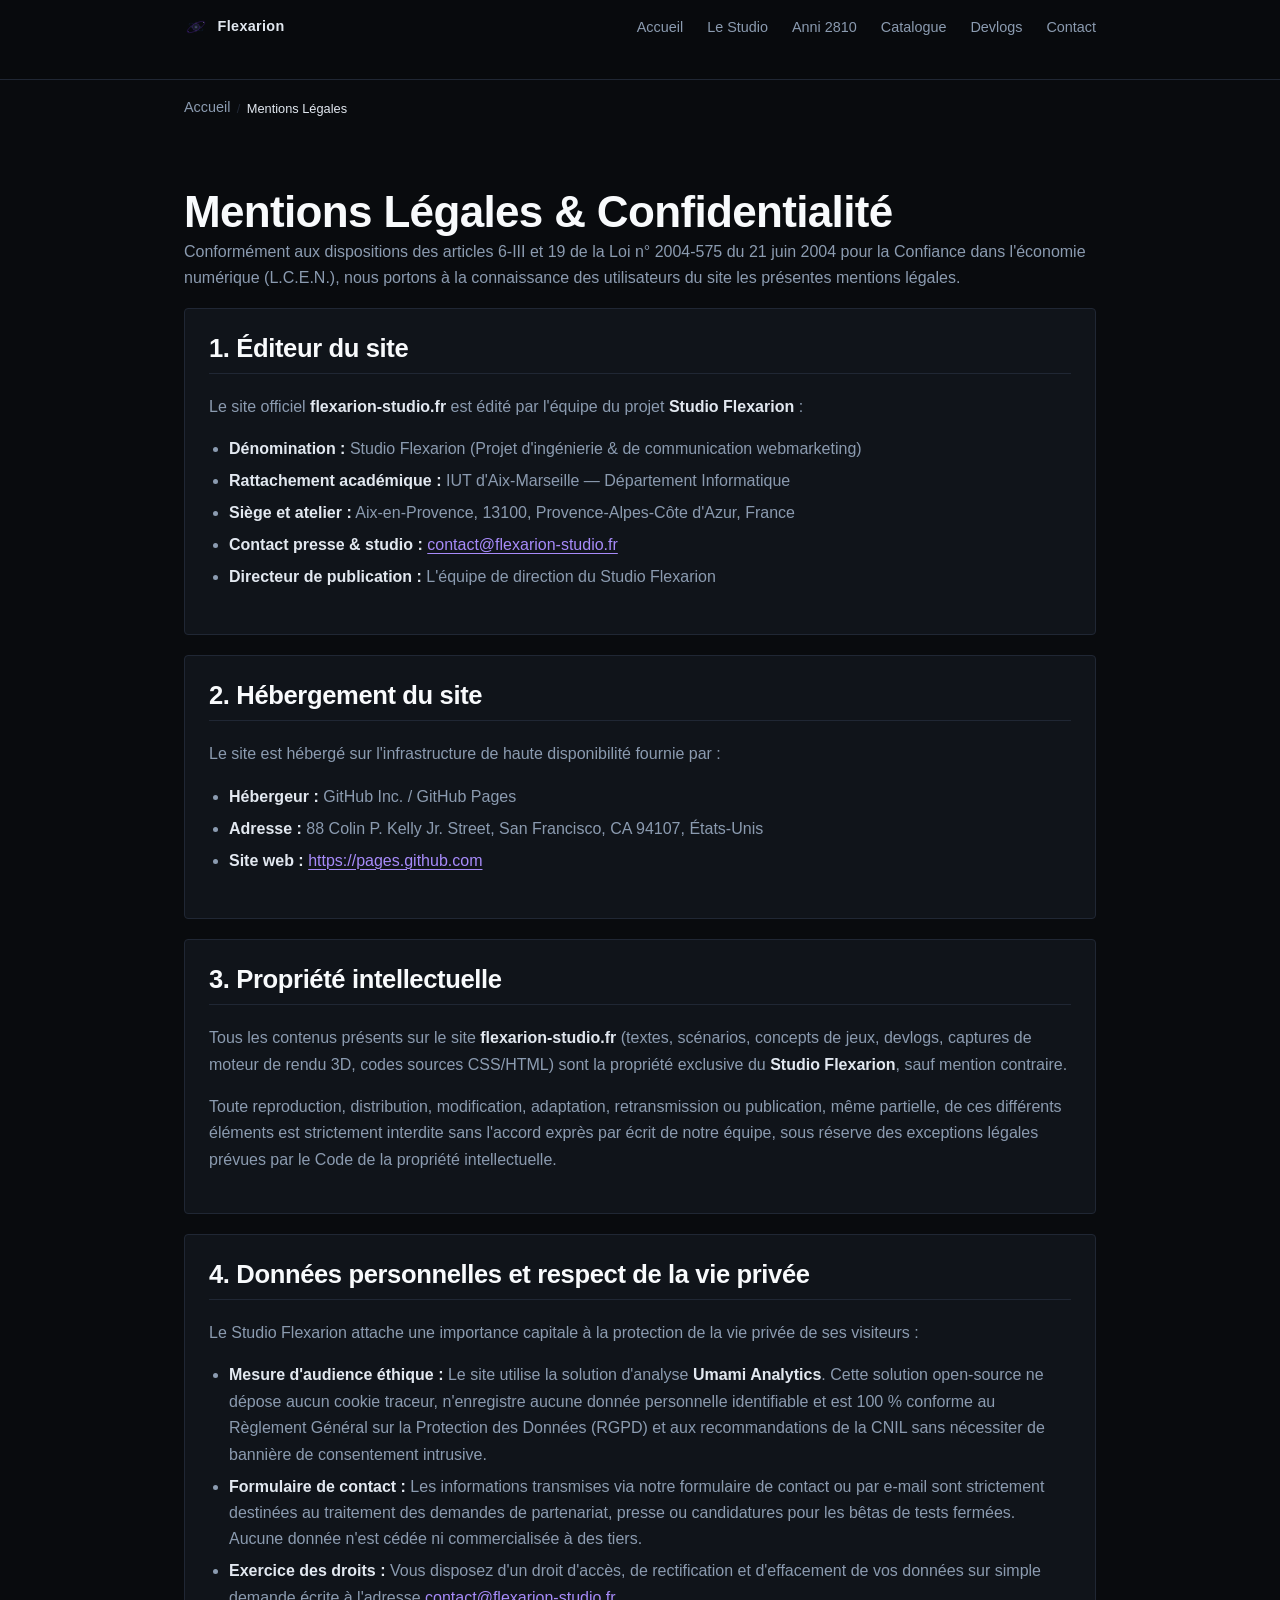
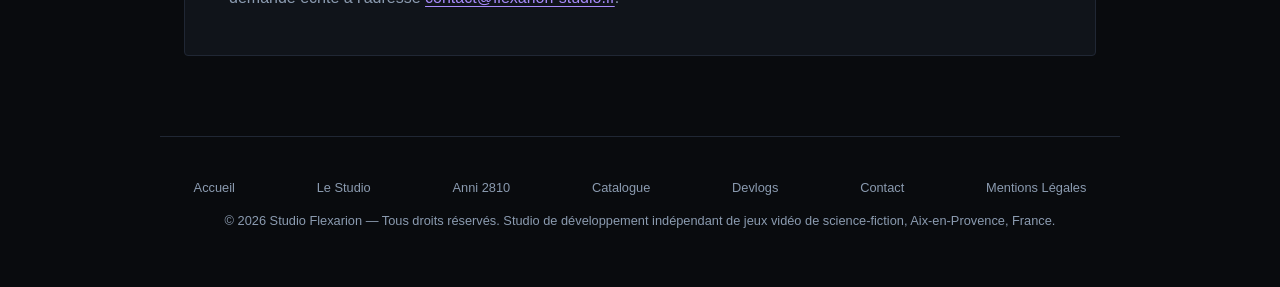
<file: mentions-legales.html>
<!DOCTYPE html>
<html lang="fr">
<head>
    <meta charset="UTF-8">
    <meta name="viewport" content="width=device-width, initial-scale=1.0">
    <script defer src="https://cloud.umami.is/script.js" data-website-id="3bf3efef-8e42-4990-b7cd-e7f1e8b1d31f"></script>
    <title>Mentions Légales & Confidentialité | Studio Flexarion</title>
    <link rel="icon" type="image/png" href="assets/images/favicon.png">
    <meta name="description" content="Mentions légales, politique de confidentialité et crédits du site officiel du Studio Flexarion, studio indépendant de jeux vidéo à Aix-en-Provence.">
    <meta name="robots" content="noindex, follow">
    <meta name="theme-color" content="#6d28d9">
    <link rel="manifest" href="manifest.json">
    <link rel="preload" href="assets/stylesheets/style.css?v=4" as="style"><link rel="stylesheet" href="assets/stylesheets/style.css?v=4">
    <link rel="canonical" href="https://flexarion-studio.fr/mentions-legales.html">
</head>
<body>

    <header>
        <nav aria-label="Navigation principale">
            <p class="logo"><a href="index.html"><img src="assets/images/logo.svg" alt="Logo Studio Flexarion" class="logo-icon" width="26" height="26"><strong>Flexarion</strong></a></p>
            <button class="menu-toggle" aria-label="Ouvrir le menu de navigation" aria-expanded="false"><span></span><span></span><span></span></button>
            <ul>
                <li><a href="index.html">Accueil</a></li>
                <li><a href="studio.html">Le Studio</a></li>
                <li><a href="anni-2810.html">Anni 2810</a></li>
                <li><a href="jeux.html">Catalogue</a></li>
                <li><a href="devlogs.html">Devlogs</a></li>
                <li><a href="contact.html">Contact</a></li>
            </ul>
        </nav>
    </header>

    <main>
        <nav class="breadcrumbs" aria-label="Fil d'Ariane">
            <ol>
                <li><a href="index.html">Accueil</a></li>
                <li aria-current="page">Mentions Légales</li>
            </ol>
        </nav>

        <section id="mentions">
            <h1>Mentions Légales & Confidentialité</h1>
            <p>Conformément aux dispositions des articles 6-III et 19 de la Loi n° 2004-575 du 21 juin 2004 pour la Confiance dans l'économie numérique (L.C.E.N.), nous portons à la connaissance des utilisateurs du site les présentes mentions légales.</p>

            <article class="card card-stack">
                <h2>1. Éditeur du site</h2>
                <p>Le site officiel <strong>flexarion-studio.fr</strong> est édité par l'équipe du projet <strong>Studio Flexarion</strong> :</p>
                <ul>
                    <li><strong>Dénomination :</strong> Studio Flexarion (Projet d'ingénierie & de communication webmarketing)</li>
                    <li><strong>Rattachement académique :</strong> IUT d'Aix-Marseille &mdash; Département Informatique</li>
                    <li><strong>Siège et atelier :</strong> Aix-en-Provence, 13100, Provence-Alpes-Côte d'Azur, France</li>
                    <li><strong>Contact presse & studio :</strong> <a href="mailto:contact@flexarion-studio.fr">contact@flexarion-studio.fr</a></li>
                    <li><strong>Directeur de publication :</strong> L'équipe de direction du Studio Flexarion</li>
                </ul>
            </article>

            <article class="card card-stack">
                <h2>2. Hébergement du site</h2>
                <p>Le site est hébergé sur l'infrastructure de haute disponibilité fournie par :</p>
                <ul>
                    <li><strong>Hébergeur :</strong> GitHub Inc. / GitHub Pages</li>
                    <li><strong>Adresse :</strong> 88 Colin P. Kelly Jr. Street, San Francisco, CA 94107, États-Unis</li>
                    <li><strong>Site web :</strong> <a href="https://pages.github.com" target="_blank" rel="noopener">https://pages.github.com</a></li>
                </ul>
            </article>

            <article class="card card-stack">
                <h2>3. Propriété intellectuelle</h2>
                <p>Tous les contenus présents sur le site <strong>flexarion-studio.fr</strong> (textes, scénarios, concepts de jeux, devlogs, captures de moteur de rendu 3D, codes sources CSS/HTML) sont la propriété exclusive du <strong>Studio Flexarion</strong>, sauf mention contraire.</p>
                <p>Toute reproduction, distribution, modification, adaptation, retransmission ou publication, même partielle, de ces différents éléments est strictement interdite sans l'accord exprès par écrit de notre équipe, sous réserve des exceptions légales prévues par le Code de la propriété intellectuelle.</p>
            </article>

            <article class="card card-stack">
                <h2>4. Données personnelles et respect de la vie privée</h2>
                <p>Le Studio Flexarion attache une importance capitale à la protection de la vie privée de ses visiteurs :</p>
                <ul>
                    <li><strong>Mesure d'audience éthique :</strong> Le site utilise la solution d'analyse <strong>Umami Analytics</strong>. Cette solution open-source ne dépose aucun cookie traceur, n'enregistre aucune donnée personnelle identifiable et est 100 % conforme au Règlement Général sur la Protection des Données (RGPD) et aux recommandations de la CNIL sans nécessiter de bannière de consentement intrusive.</li>
                    <li><strong>Formulaire de contact :</strong> Les informations transmises via notre formulaire de contact ou par e-mail sont strictement destinées au traitement des demandes de partenariat, presse ou candidatures pour les bêtas de tests fermées. Aucune donnée n'est cédée ni commercialisée à des tiers.</li>
                    <li><strong>Exercice des droits :</strong> Vous disposez d'un droit d'accès, de rectification et d'effacement de vos données sur simple demande écrite à l'adresse <a href="mailto:contact@flexarion-studio.fr">contact@flexarion-studio.fr</a>.</li>
                </ul>
            </article>
        </section>
    </main>

    <footer>
        <nav aria-label="Pied de page">
            <a href="index.html">Accueil</a>
            <a href="studio.html">Le Studio</a>
            <a href="anni-2810.html">Anni 2810</a>
            <a href="jeux.html">Catalogue</a>
            <a href="devlogs.html">Devlogs</a>
            <a href="contact.html">Contact</a>
            <a href="mentions-legales.html">Mentions Légales</a>
        </nav>
        <p>&copy; 2026 Studio Flexarion &mdash; Tous droits réservés. Studio de développement indépendant de jeux vidéo de science-fiction, Aix-en-Provence, France.</p>
    </footer>

    <script>
        document.querySelector('.menu-toggle').addEventListener('click', function() {
            this.classList.toggle('active');
            document.querySelector('nav ul').classList.toggle('nav-open');
            this.setAttribute('aria-expanded', this.classList.contains('active'));
        });
    </script>
</body>
</html>
</file>
<file: assets/stylesheets/style.css>
/* =========================================================
   FLEXARION STUDIO — Design System Sobriété & Précision
   Palette : Noir technique (#080a0d), Gris graphite (#11151c),
             Violet nuit / prune (#5b21b6 / #6d28d9), Accents feutrés
   ========================================================= */

:root {
    --bg-dark: #090b0e;
    --bg-surface: #10141a;
    --bg-surface-elevated: #161b24;
    --border-color: #202734;
    --border-subtle: #171c26;
    --border-focus: #5b21b6;
    --text-main: #e2e8f0;
    --text-muted: #8b9bb0;
    --text-dim: #5c6b7e;
    
    /* Violet profond & précis (sans neon/glow artificiel) */
    --accent: #6d28d9;
    --accent-dark: #4c1d95;
    --accent-light: #8b5cf6;
    --accent-subtle: rgba(109, 40, 217, 0.12);
    --accent-border: rgba(109, 40, 217, 0.35);

    /* Statuts & Balises sobres */
    --status-active: #059669;
    --status-active-bg: rgba(5, 150, 105, 0.12);
    --status-dev: #2563eb;
    --status-dev-bg: rgba(37, 99, 235, 0.12);
    --status-concept: #d97706;
    --status-concept-bg: rgba(217, 119, 6, 0.12);
    --status-idle: #475569;
    --status-idle-bg: rgba(71, 85, 105, 0.15);

    --radius: 4px;
    --radius-sm: 2px;
    --max-w: 960px;
    --font-mono: ui-monospace, "SF Mono", "Menlo", "Consolas", monospace;
}

/* Reset strict */
*, *::before, *::after { box-sizing: border-box; margin: 0; padding: 0; }
html { scroll-behavior: smooth; }

body {
    background-color: var(--bg-dark);
    color: var(--text-main);
    font-family: -apple-system, BlinkMacSystemFont, "Segoe UI", Roboto, "Helvetica Neue", Arial, sans-serif;
    line-height: 1.65;
    -webkit-font-smoothing: antialiased;
    -moz-osx-font-smoothing: grayscale;
}

/* ---- Liens ---- */
a {
    color: #a78bfa;
    text-decoration: underline;
    text-underline-offset: 3px;
    text-decoration-thickness: 1px;
    transition: color 0.15s ease;
}
a:hover {
    color: #c4b5fd;
}

/* ---- Navigation / Header ---- */
header {
    position: sticky;
    top: 0;
    background: rgba(9, 11, 14, 0.94);
    backdrop-filter: blur(8px);
    -webkit-backdrop-filter: blur(8px);
    border-bottom: 1px solid var(--border-color);
    z-index: 100;
}

nav {
    max-width: var(--max-w);
    margin: 0 auto;
    padding: 0.85rem 1.5rem;
    display: flex;
    justify-content: space-between;
    align-items: center;
    flex-wrap: wrap;
    gap: 1rem;
}

.logo {
    font-size: 1.05rem;
    font-weight: 600;
    letter-spacing: 0.02em;
}
.logo a {
    display: inline-flex;
    align-items: center;
    gap: 0.6rem;
    color: var(--text-main);
    text-decoration: none;
}
.logo-icon {
    width: 24px;
    height: 24px;
    flex-shrink: 0;
    display: inline-block;
}

nav ul {
    display: flex;
    list-style: none;
    gap: 1.5rem;
    align-items: center;
}
nav a {
    color: var(--text-muted);
    text-decoration: none;
    font-size: 0.9rem;
    font-weight: 500;
    transition: color 0.15s ease;
}
nav a:hover,
nav a[aria-current="page"] {
    color: var(--text-main);
}
nav a[aria-current="page"] {
    font-weight: 600;
    border-bottom: 2px solid var(--accent);
    padding-bottom: 2px;
}

/* Menu mobile épuré */
.menu-toggle {
    display: none;
    flex-direction: column;
    gap: 5px;
    background: none;
    border: none;
    cursor: pointer;
    padding: 6px;
    z-index: 101;
}
.menu-toggle span {
    display: block;
    width: 22px;
    height: 1.5px;
    background: var(--text-main);
    transition: transform 0.2s ease, opacity 0.2s ease;
}
.menu-toggle.active span:nth-child(1) { transform: rotate(45deg) translate(4px, 5px); }
.menu-toggle.active span:nth-child(2) { opacity: 0; }
.menu-toggle.active span:nth-child(3) { transform: rotate(-45deg) translate(4px, -5px); }

@media (max-width: 768px) {
    .menu-toggle { display: flex; }
    nav ul {
        display: none;
        width: 100%;
        flex-direction: column;
        gap: 0;
        padding-top: 0.75rem;
    }
    nav ul.nav-open { display: flex; }
    nav ul li { width: 100%; }
    nav ul li a {
        display: block;
        padding: 0.75rem 0;
        border-bottom: 1px solid var(--border-color);
    }
}

/* ---- Structure & Sections ---- */
main {
    max-width: var(--max-w);
    margin: 0 auto;
    padding: 0 1.5rem;
}
section {
    padding: 3.75rem 0;
    border-bottom: 1px solid var(--border-color);
}
section:last-of-type {
    border-bottom: none;
}

/* ---- Typographie sobre ---- */
h1, h2, h3, h4 {
    color: #f8fafc;
    font-weight: 600;
    line-height: 1.25;
    letter-spacing: -0.015em;
}
h1 {
    font-size: clamp(2rem, 4vw, 2.75rem);
    font-weight: 700;
}
h2 {
    font-size: 1.6rem;
    margin-bottom: 1.25rem;
    border-bottom: 1px solid var(--border-color);
    padding-bottom: 0.5rem;
}
h3 {
    font-size: 1.2rem;
    margin-bottom: 0.6rem;
}
h4 {
    font-size: 1rem;
    margin: 1.25rem 0 0.4rem;
}

p {
    color: var(--text-muted);
    margin-bottom: 1rem;
}
p strong {
    color: var(--text-main);
    font-weight: 600;
}

ul, ol {
    color: var(--text-muted);
    padding-left: 1.25rem;
    margin-bottom: 1.25rem;
}
li {
    margin-bottom: 0.35rem;
}
li strong {
    color: var(--text-main);
}

/* ---- Hero section ---- */
#accueil {
    padding: 5rem 0 4rem;
}
.tagline {
    font-size: 0.8rem;
    font-family: var(--font-mono);
    text-transform: uppercase;
    letter-spacing: 0.1em;
    color: #a78bfa;
    margin-bottom: 0.5rem;
    display: inline-block;
}
#accueil h1 {
    margin: 0.35rem 0 1.25rem;
}
#accueil > p {
    font-size: 1.05rem;
    max-width: 700px;
    line-height: 1.7;
}

/* ---- Boutons sobres (adieu dégradés IA & glows) ---- */
.btn {
    display: inline-flex;
    align-items: center;
    justify-content: center;
    background-color: var(--accent);
    color: #ffffff;
    font-weight: 500;
    font-size: 0.9rem;
    padding: 0.65rem 1.25rem;
    border-radius: var(--radius);
    text-decoration: none;
    border: 1px solid transparent;
    transition: background-color 0.15s ease, border-color 0.15s ease;
    margin-right: 0.5rem;
    margin-bottom: 0.5rem;
    cursor: pointer;
}
.btn:hover {
    background-color: var(--accent-light);
    color: #ffffff;
    text-decoration: none;
}
.btn:focus-visible {
    outline: 2px solid var(--accent-light);
    outline-offset: 2px;
}

.btn-secondary {
    background-color: transparent;
    border: 1px solid var(--border-color);
    color: var(--text-main);
}
.btn-secondary:hover {
    background-color: var(--bg-surface-elevated);
    border-color: var(--text-muted);
    color: #ffffff;
}

/* ---- Grilles & Cartes ---- */
.grid {
    display: grid;
    grid-template-columns: repeat(auto-fit, minmax(280px, 1fr));
    gap: 1.25rem;
}

.card {
    background-color: var(--bg-surface);
    border: 1px solid var(--border-color);
    border-radius: var(--radius);
    padding: 1.5rem;
    transition: border-color 0.2s ease;
}
.card:hover {
    border-color: #384252;
}
.card-stack {
    margin-bottom: 1.25rem;
}

/* Game cards */
.game-card {
    position: relative;
    padding-top: 2.75rem;
}
.status-badge {
    display: inline-block;
    font-family: var(--font-mono);
    font-size: 0.7rem;
    text-transform: uppercase;
    letter-spacing: 0.04em;
    padding: 0.2rem 0.55rem;
    border-radius: var(--radius-sm);
    font-weight: 500;
    position: absolute;
    top: 1rem;
    right: 1rem;
    background: var(--bg-surface-elevated);
    border: 1px solid var(--border-color);
    color: var(--text-muted);
}
.status-badge.status-active,
.status-badge[style*="var(--success)"] {
    background: var(--status-active-bg) !important;
    border-color: rgba(5, 150, 105, 0.4) !important;
    color: #34d399 !important;
}
.status-badge.status-dev,
.status-badge[style*="var(--info)"] {
    background: var(--status-dev-bg) !important;
    border-color: rgba(37, 99, 235, 0.4) !important;
    color: #60a5fa !important;
}
.status-badge.status-concept,
.status-badge[style*="var(--warning)"] {
    background: var(--status-concept-bg) !important;
    border-color: rgba(217, 119, 6, 0.4) !important;
    color: #fbbf24 !important;
}
.status-badge.status-idle,
.status-badge[style*="var(--text-muted)"] {
    background: var(--status-idle-bg) !important;
    border-color: rgba(71, 85, 105, 0.4) !important;
    color: #94a3b8 !important;
}

.genre-tag {
    display: inline-block;
    font-family: var(--font-mono);
    font-size: 0.7rem;
    padding: 0.15rem 0.45rem;
    border-radius: var(--radius-sm);
    background: var(--bg-surface-elevated);
    border: 1px solid var(--border-color);
    color: #c4b5fd;
    margin-right: 0.4rem;
    margin-bottom: 0.4rem;
}

/* ---- Conteneurs Médias ---- */
.media-container {
    margin: 1.5rem 0;
    border-radius: var(--radius);
    overflow: hidden;
    border: 1px solid var(--border-color);
    background-color: var(--bg-surface);
}
.media-container img {
    width: 100%;
    height: auto;
    display: block;
}
.media-container figcaption {
    padding: 0.65rem 1rem;
    font-size: 0.8rem;
    color: var(--text-muted);
    background: var(--bg-surface);
    border-top: 1px solid var(--border-color);
}

/* ---- Devlogs ---- */
#devlogs article header {
    position: static;
    background: transparent;
    border: none;
    padding: 0;
    margin-bottom: 0.5rem;
    backdrop-filter: none;
    -webkit-backdrop-filter: none;
}
#devlogs small,
.devlog-meta {
    color: #a78bfa;
    font-family: var(--font-mono);
    font-size: 0.75rem;
    text-transform: uppercase;
    letter-spacing: 0.05em;
}

/* ---- FAQ (Accordéon épuré) ---- */
.faq-item {
    margin-bottom: 0.75rem;
    background: var(--bg-surface);
    border: 1px solid var(--border-color);
    border-radius: var(--radius);
}
.faq-item summary {
    cursor: pointer;
    font-weight: 500;
    color: var(--text-main);
    padding: 0.85rem 1.25rem;
    list-style: none;
    display: flex;
    justify-content: space-between;
    align-items: center;
    transition: background 0.15s;
}
.faq-item summary:hover {
    background: var(--bg-surface-elevated);
}
.faq-item summary::-webkit-details-marker { display: none; }
.faq-item summary::after {
    content: "+";
    font-family: var(--font-mono);
    font-size: 1.1rem;
    color: var(--text-muted);
    flex-shrink: 0;
    margin-left: 1rem;
}
.faq-item[open] summary::after {
    content: "−";
    color: var(--text-main);
}
.faq-content {
    padding: 0 1.25rem 1rem;
    border-top: 1px solid var(--border-subtle);
}
.faq-content p:last-child {
    margin-bottom: 0;
}

/* ---- Footer ---- */
footer {
    max-width: var(--max-w);
    margin: 0 auto;
    padding: 2.5rem 1.5rem;
    text-align: center;
    font-size: 0.8rem;
    color: var(--text-dim);
    border-top: 1px solid var(--border-color);
}
footer nav {
    margin-bottom: 0.75rem;
    padding: 0;
    border: none;
}
footer nav a {
    color: var(--text-muted);
    text-decoration: none;
    margin: 0 0.6rem;
    font-size: 0.8rem;
}
footer nav a:hover {
    color: var(--text-main);
    text-decoration: underline;
}

/* ---- Utilitaires ---- */
.sr-only {
    position: absolute;
    width: 1px;
    height: 1px;
    padding: 0;
    margin: -1px;
    overflow: hidden;
    clip: rect(0, 0, 0, 0);
    white-space: nowrap;
    border: 0;
}
.text-accent { color: #a78bfa; }
.text-center { text-align: center; }

code {
    background: var(--bg-surface-elevated);
    border: 1px solid var(--border-color);
    padding: 0.15rem 0.35rem;
    border-radius: var(--radius-sm);
    font-size: 0.85em;
    font-family: var(--font-mono);
    color: #ddd6fe;
}

/* ---- Focus sobre & accessible ---- */
:focus-visible {
    outline: 2px solid var(--accent);
    outline-offset: 2px;
}

/* ---- Print ---- */
@media print {
    header, footer, .menu-toggle { display: none; }
    body { background: #fff; color: #000; }
    .card { border: 1px solid #ccc; background: #fff; }
    a { color: #000; text-decoration: underline; }
}

/* ---- Scrollbar discrète ---- */
::-webkit-scrollbar { width: 6px; }
::-webkit-scrollbar-track { background: var(--bg-dark); }
::-webkit-scrollbar-thumb { background: #27303f; border-radius: 3px; }
::-webkit-scrollbar-thumb:hover { background: #3c495e; }

/* ---- Fil d'Ariane ---- */
.breadcrumbs {
    padding: 1rem 0 0.25rem;
    font-size: 0.8rem;
    color: var(--text-dim);
}
.breadcrumbs ol {
    display: flex;
    flex-wrap: wrap;
    list-style: none;
    padding: 0;
    margin: 0;
    gap: 0.4rem;
    align-items: center;
}
.breadcrumbs li {
    margin: 0;
    display: flex;
    align-items: center;
    gap: 0.4rem;
}
.breadcrumbs li:not(:last-child)::after {
    content: "/";
    color: var(--border-color);
}
.breadcrumbs a {
    color: var(--text-muted);
    text-decoration: none;
}
.breadcrumbs a:hover {
    color: var(--text-main);
    text-decoration: underline;
}
.breadcrumbs [aria-current="page"] {
    color: var(--text-main);
    font-weight: 500;
}

/* ---- Formulaires ---- */
.form-group {
    margin-bottom: 1.25rem;
}
.form-group label {
    display: block;
    margin-bottom: 0.35rem;
    font-weight: 500;
    color: var(--text-main);
    font-size: 0.9rem;
}
.form-group label .required {
    color: #f87171;
}
.form-control {
    width: 100%;
    padding: 0.65rem 0.85rem;
    background-color: var(--bg-surface-elevated);
    border: 1px solid var(--border-color);
    border-radius: var(--radius);
    color: var(--text-main);
    font-family: inherit;
    font-size: 0.95rem;
    transition: border-color 0.15s;
}
.form-control:focus {
    outline: none;
    border-color: var(--accent);
}
textarea.form-control {
    resize: vertical;
    min-height: 110px;
}
select.form-control {
    appearance: none;
    background-image: url("data:image/svg+xml;charset=UTF-8,%3csvg xmlns='http://www.w3.org/2000/svg' viewBox='0 0 24 24' fill='none' stroke='%238b9bb0' stroke-width='2' stroke-linecap='round' stroke-linejoin='round'%3e%3cpolyline points='6 9 12 15 18 9'%3e%3c/polyline%3e%3c/svg%3e");
    background-repeat: no-repeat;
    background-position: right 0.85rem center;
    background-size: 0.9em;
}
.form-row {
    display: grid;
    grid-template-columns: 1fr 1fr;
    gap: 1rem;
}
@media (max-width: 640px) {
    .form-row { grid-template-columns: 1fr; }
}
.form-help {
    font-size: 0.75rem;
    color: var(--text-dim);
    margin-top: 0.3rem;
}

/* ---- Timeline Historique ---- */
.timeline {
    position: relative;
    padding-left: 1.5rem;
    margin: 1.5rem 0;
    border-left: 1px solid var(--border-color);
}
.timeline-item {
    position: relative;
    margin-bottom: 1.5rem;
}
.timeline-item:last-child {
    margin-bottom: 0;
}
.timeline-marker {
    position: absolute;
    left: -1.85rem;
    top: 0.35rem;
    width: 9px;
    height: 9px;
    border-radius: 50%;
    background-color: var(--accent);
    border: 2px solid var(--bg-dark);
}
.timeline-date {
    font-family: var(--font-mono);
    font-size: 0.8rem;
    color: #a78bfa;
    font-weight: 600;
    text-transform: uppercase;
    letter-spacing: 0.05em;
    margin-bottom: 0.2rem;
}

/* ---- Équipe ---- */
.team-role {
    color: #a78bfa;
    font-size: 0.85rem;
    font-weight: 500;
    margin-bottom: 0.6rem;
}
.team-specialties {
    display: flex;
    flex-wrap: wrap;
    gap: 0.35rem;
    margin-top: 0.85rem;
}
.team-specialties span {
    font-family: var(--font-mono);
    font-size: 0.7rem;
    padding: 0.15rem 0.45rem;
    background: var(--bg-surface-elevated);
    border: 1px solid var(--border-color);
    border-radius: var(--radius-sm);
    color: var(--text-muted);
}

/* ---- Tableaux Spécifications ---- */
.table-responsive {
    overflow-x: auto;
    margin: 1.25rem 0;
    border: 1px solid var(--border-color);
    border-radius: var(--radius);
}
table {
    width: 100%;
    border-collapse: collapse;
    font-size: 0.9rem;
    text-align: left;
}
th, td {
    padding: 0.75rem 1rem;
    border-bottom: 1px solid var(--border-color);
}
th {
    background-color: var(--bg-surface-elevated);
    color: var(--text-main);
    font-weight: 600;
    text-transform: uppercase;
    font-size: 0.75rem;
    letter-spacing: 0.05em;
    font-family: var(--font-mono);
}
tr:last-child td {
    border-bottom: none;
}
tr:hover td {
    background-color: rgba(255, 255, 255, 0.02);
}

/* ---- Sommaire Devlogs (TOC) ---- */
.toc {
    background-color: var(--bg-surface);
    border: 1px solid var(--border-color);
    border-radius: var(--radius);
    padding: 1.25rem;
    margin-bottom: 2rem;
}
.toc h3 {
    margin-top: 0;
    font-size: 1.05rem;
    margin-bottom: 0.85rem;
}
.toc-grid {
    display: grid;
    grid-template-columns: repeat(auto-fit, minmax(220px, 1fr));
    gap: 1rem;
}
.toc-category h4 {
    color: #a78bfa;
    font-size: 0.85rem;
    margin: 0 0 0.4rem;
    font-family: var(--font-mono);
    text-transform: uppercase;
}
.toc-category ul {
    list-style: none;
    padding-left: 0;
    margin-bottom: 0;
}
.toc-category li {
    margin-bottom: 0.25rem;
    font-size: 0.85rem;
}
.toc-category a {
    color: var(--text-muted);
    text-decoration: none;
}
.toc-category a:hover {
    color: var(--text-main);
    text-decoration: underline;
}

/* ---- Press Kit Box ---- */
.press-kit-box {
    background: var(--bg-surface);
    border: 1px solid var(--border-color);
    border-radius: var(--radius);
    padding: 1.5rem;
    margin-bottom: 1.75rem;
}
.press-kit-box h3 {
    color: #fff;
    margin-top: 0;
}
.press-badges {
    display: flex;
    flex-wrap: wrap;
    gap: 0.5rem;
    margin-top: 0.85rem;
}
.press-badge {
    display: inline-flex;
    align-items: center;
    gap: 0.4rem;
    background: var(--bg-surface-elevated);
    border: 1px solid var(--border-color);
    padding: 0.45rem 0.85rem;
    border-radius: var(--radius);
    font-size: 0.8rem;
    color: var(--text-main);
    text-decoration: none;
}
.press-badge:hover {
    border-color: var(--text-muted);
    color: #fff;
}

/* ---- Avis Médias & Presse ---- */
.reviews-grid {
    display: grid;
    grid-template-columns: repeat(auto-fit, minmax(260px, 1fr));
    gap: 1.25rem;
    margin: 1.5rem 0;
}
.review-card {
    background: var(--bg-surface);
    border: 1px solid var(--border-color);
    border-left: 3px solid var(--accent);
    border-radius: var(--radius);
    padding: 1.25rem;
    display: flex;
    flex-direction: column;
    justify-content: space-between;
}
.review-quote {
    font-size: 0.9rem;
    color: var(--text-main);
    line-height: 1.55;
    margin-bottom: 0.85rem;
}
.review-meta {
    display: flex;
    justify-content: space-between;
    align-items: center;
    border-top: 1px solid var(--border-subtle);
    padding-top: 0.65rem;
    font-size: 0.8rem;
}
.review-source {
    font-weight: 600;
    color: #fff;
}
.review-score {
    color: #fbbf24;
    font-family: var(--font-mono);
    font-size: 0.75rem;
}

/* ---- Widget Audio Procédural ---- */
.audio-widget {
    background: var(--bg-surface);
    border: 1px solid var(--border-color);
    border-radius: var(--radius);
    padding: 1.25rem;
    margin: 1.25rem 0;
    display: flex;
    flex-direction: column;
    gap: 0.75rem;
}
.audio-header {
    display: flex;
    justify-content: space-between;
    align-items: center;
    flex-wrap: wrap;
    gap: 0.5rem;
}
.audio-btn {
    display: inline-flex;
    align-items: center;
    gap: 0.4rem;
    background: var(--accent);
    color: #fff;
    border: 1px solid transparent;
    padding: 0.5rem 1rem;
    border-radius: var(--radius);
    font-weight: 500;
    cursor: pointer;
    font-family: inherit;
    font-size: 0.85rem;
    transition: background-color 0.15s;
}
.audio-btn:hover {
    background-color: var(--accent-light);
}
.audio-status {
    font-size: 0.8rem;
    color: var(--text-dim);
    font-family: var(--font-mono);
}
.audio-status.playing {
    color: #34d399;
}

/* ---- Simulateur Canvas ---- */
.canvas-card {
    background: #06070a;
    border: 1px solid var(--border-color);
    border-radius: var(--radius);
    padding: 0.75rem;
    margin: 1.25rem 0;
    text-align: center;
}
.canvas-card canvas {
    max-width: 100%;
    height: auto;
    border-radius: 2px;
    display: block;
    margin: 0 auto;
    background: #06070a;
}
.canvas-legend {
    display: flex;
    justify-content: center;
    flex-wrap: wrap;
    gap: 1.25rem;
    margin-top: 0.6rem;
    font-size: 0.75rem;
    color: var(--text-dim);
    font-family: var(--font-mono);
}
.canvas-legend span {
    display: inline-flex;
    align-items: center;
    gap: 0.35rem;
}
.canvas-dot {
    width: 7px;
    height: 7px;
    border-radius: 50%;
    display: inline-block;
}
</file>
